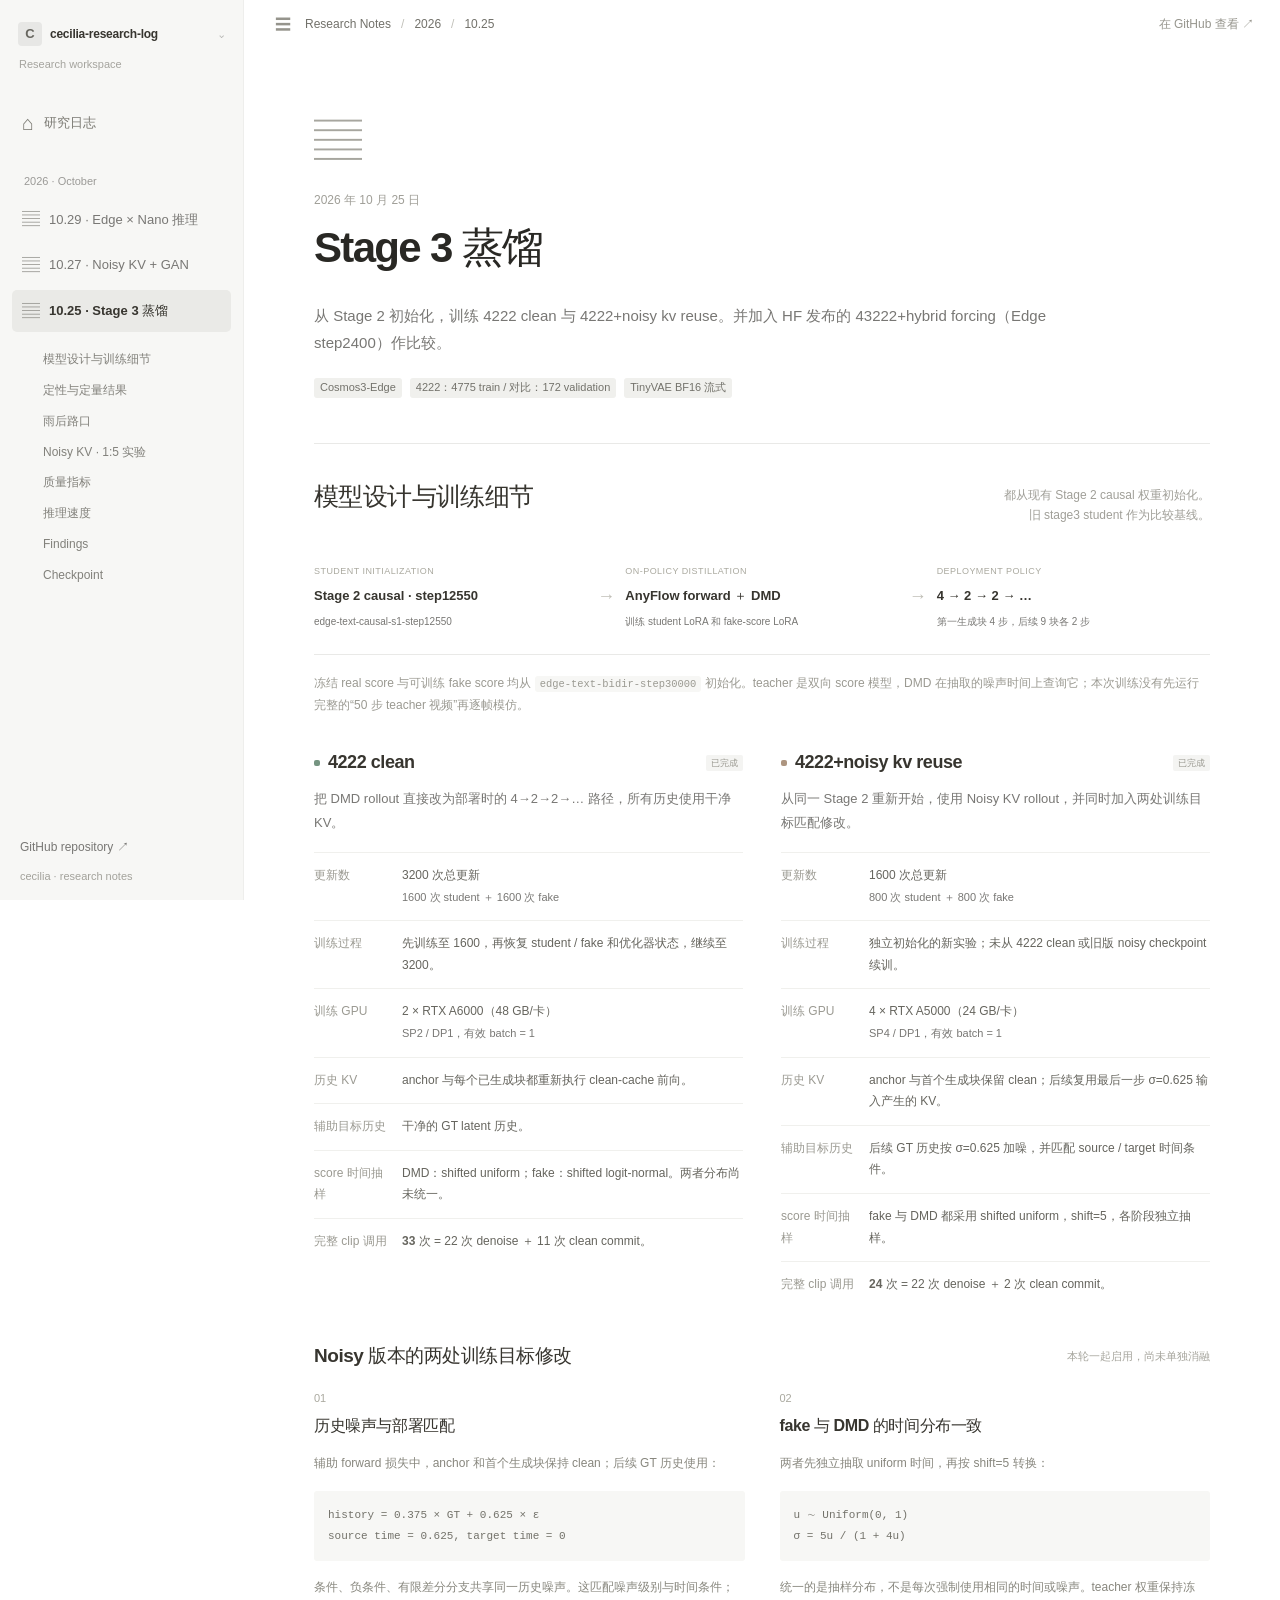
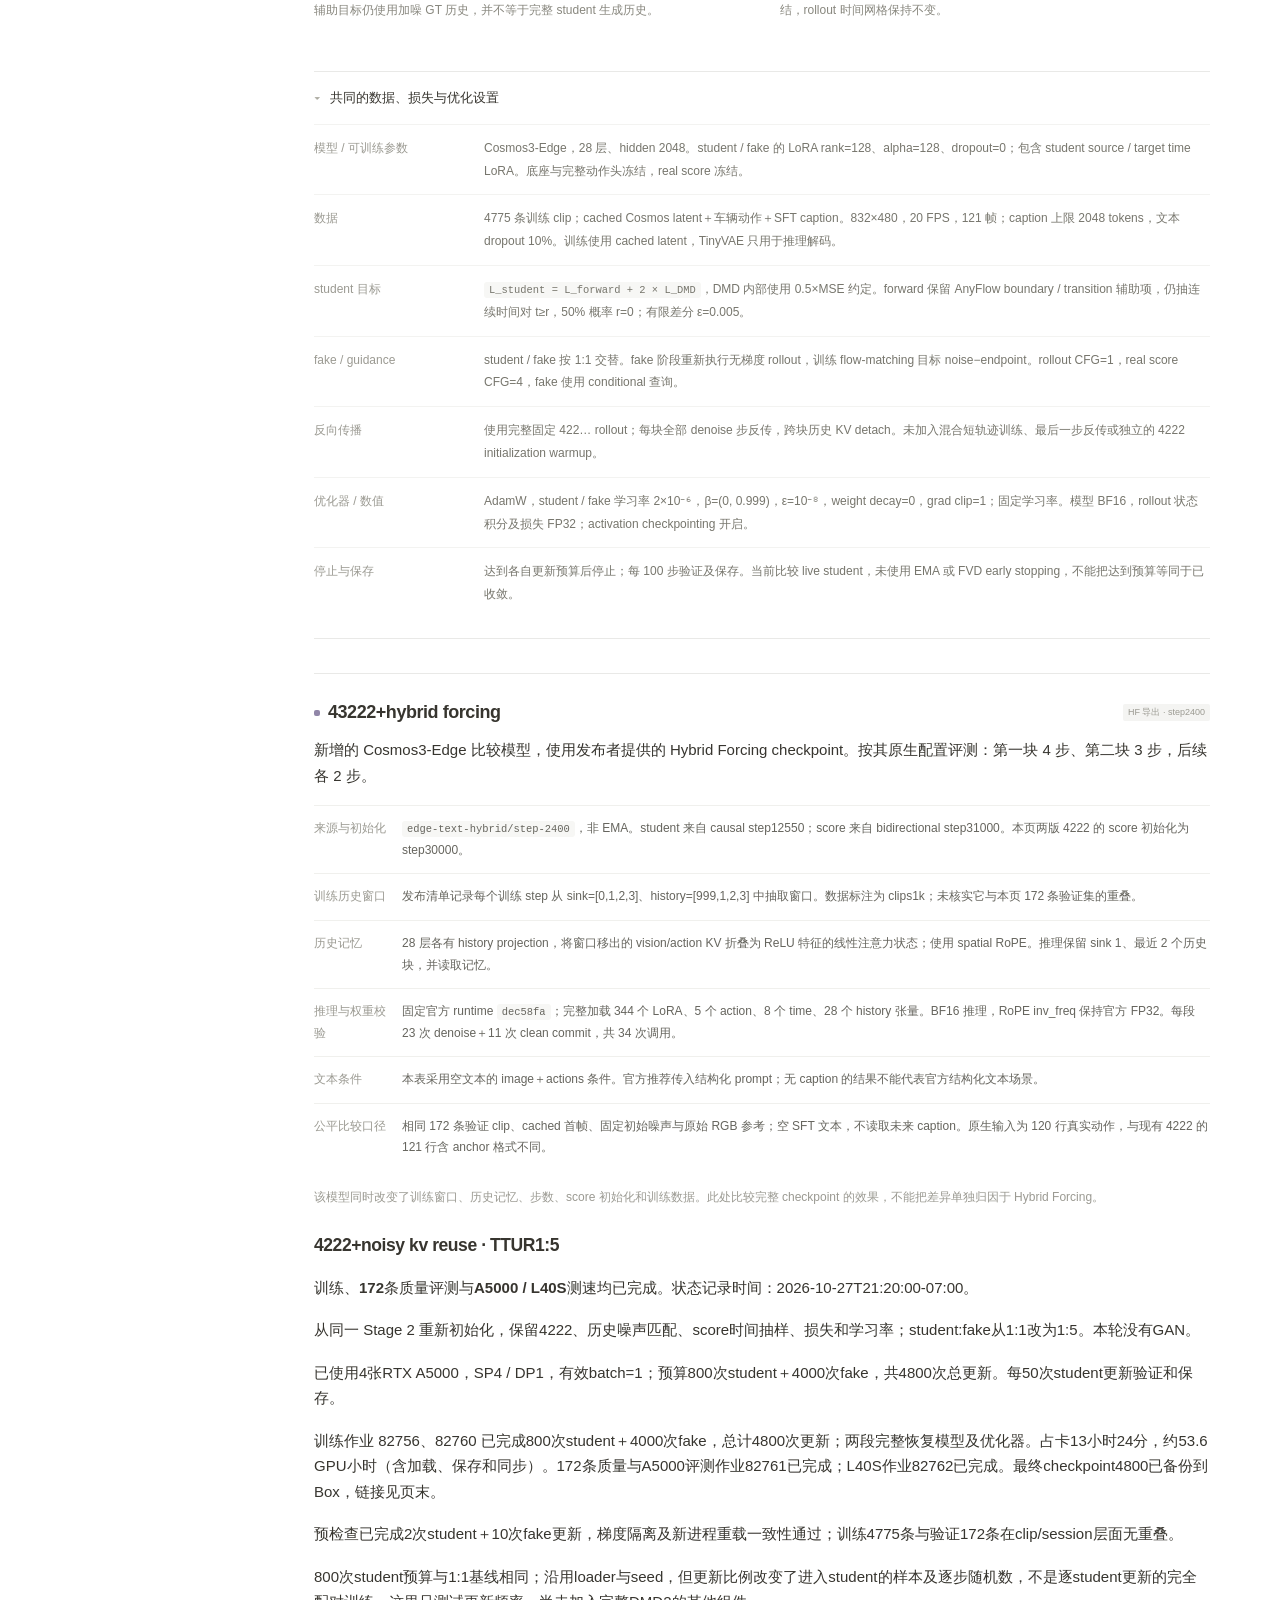
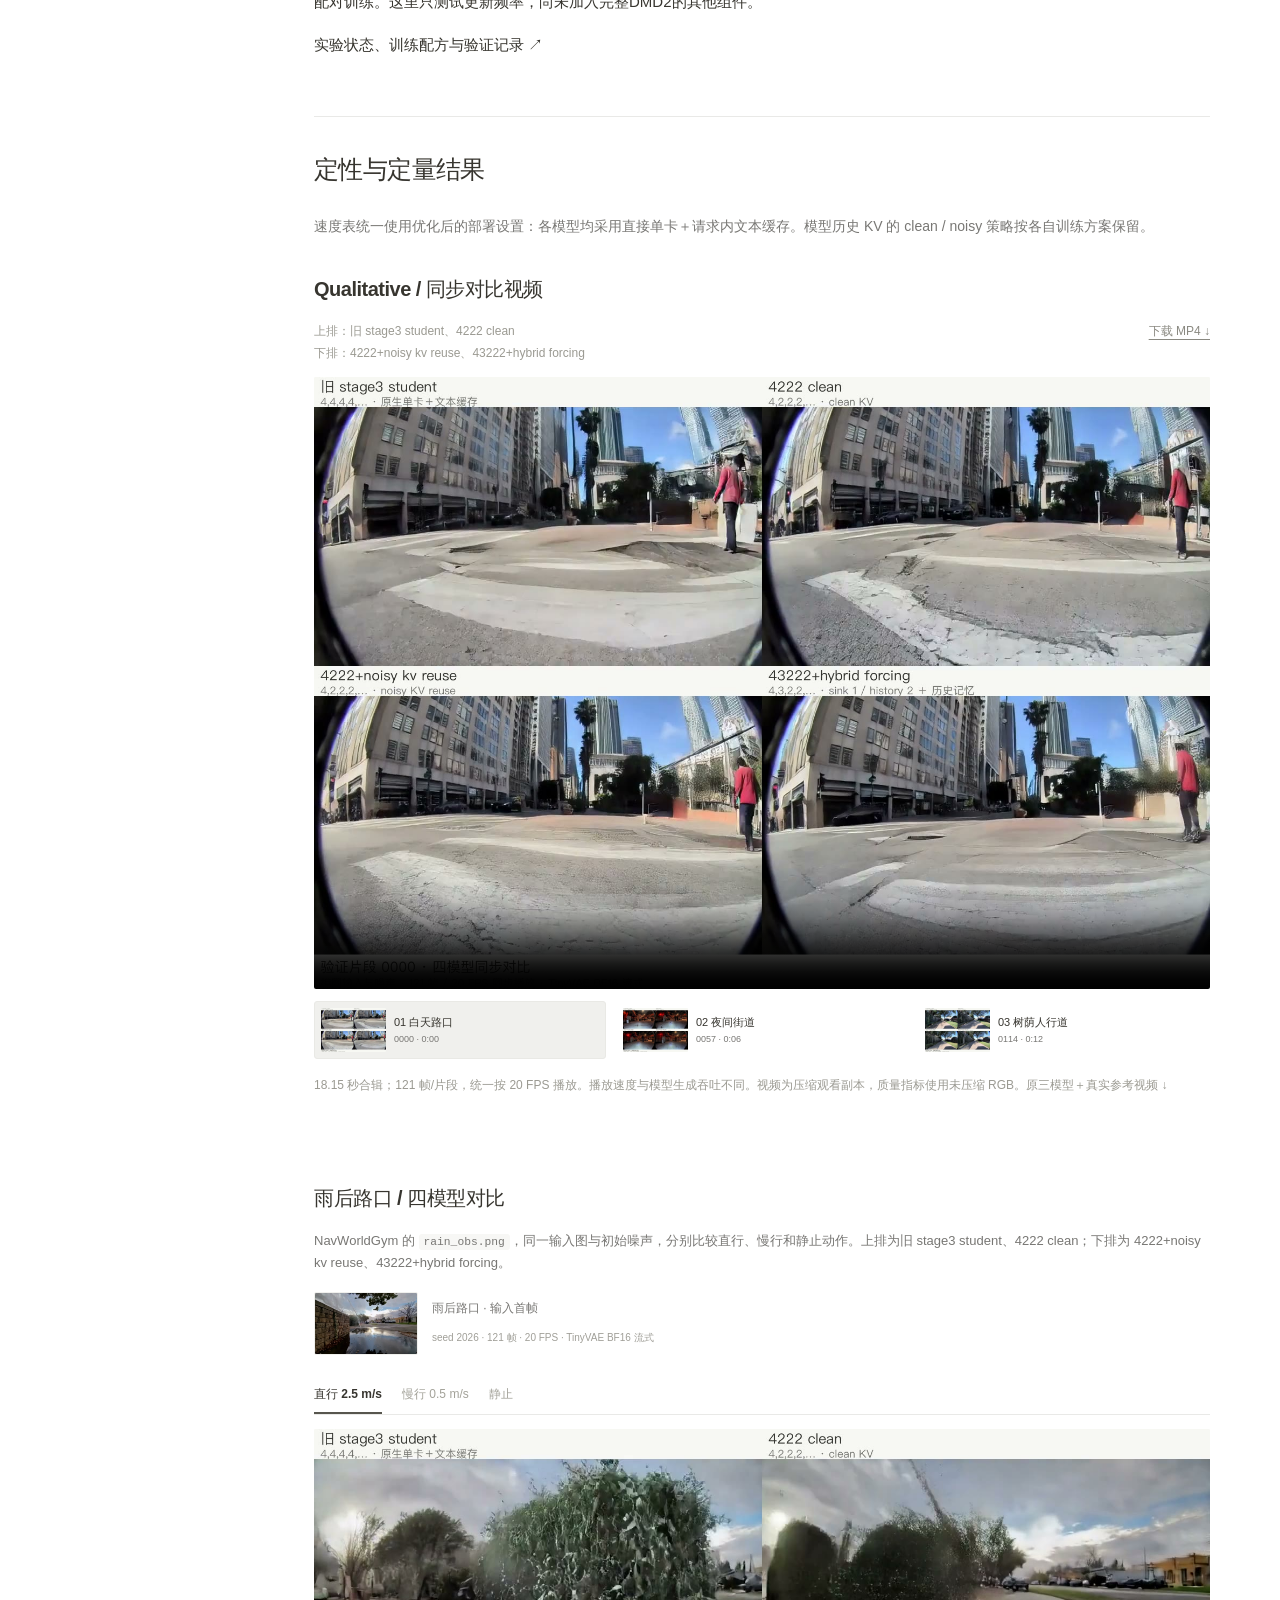
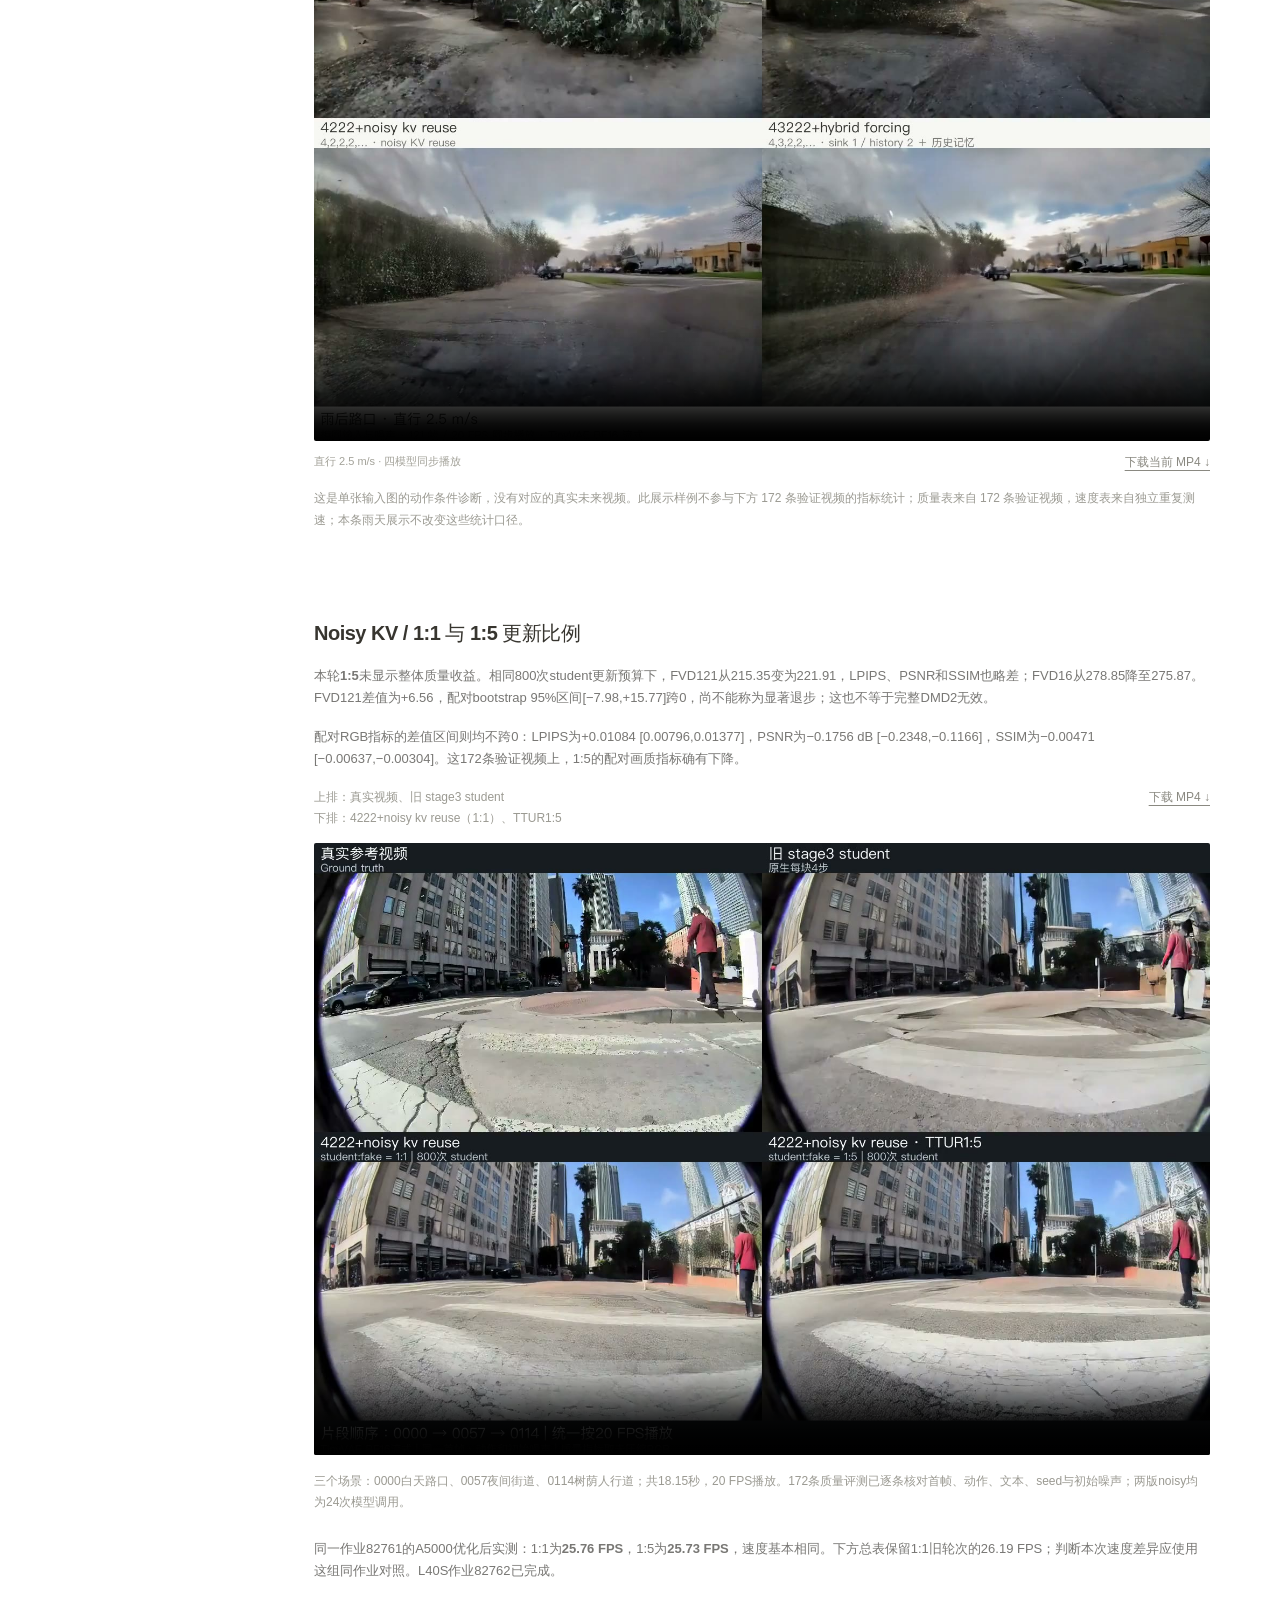
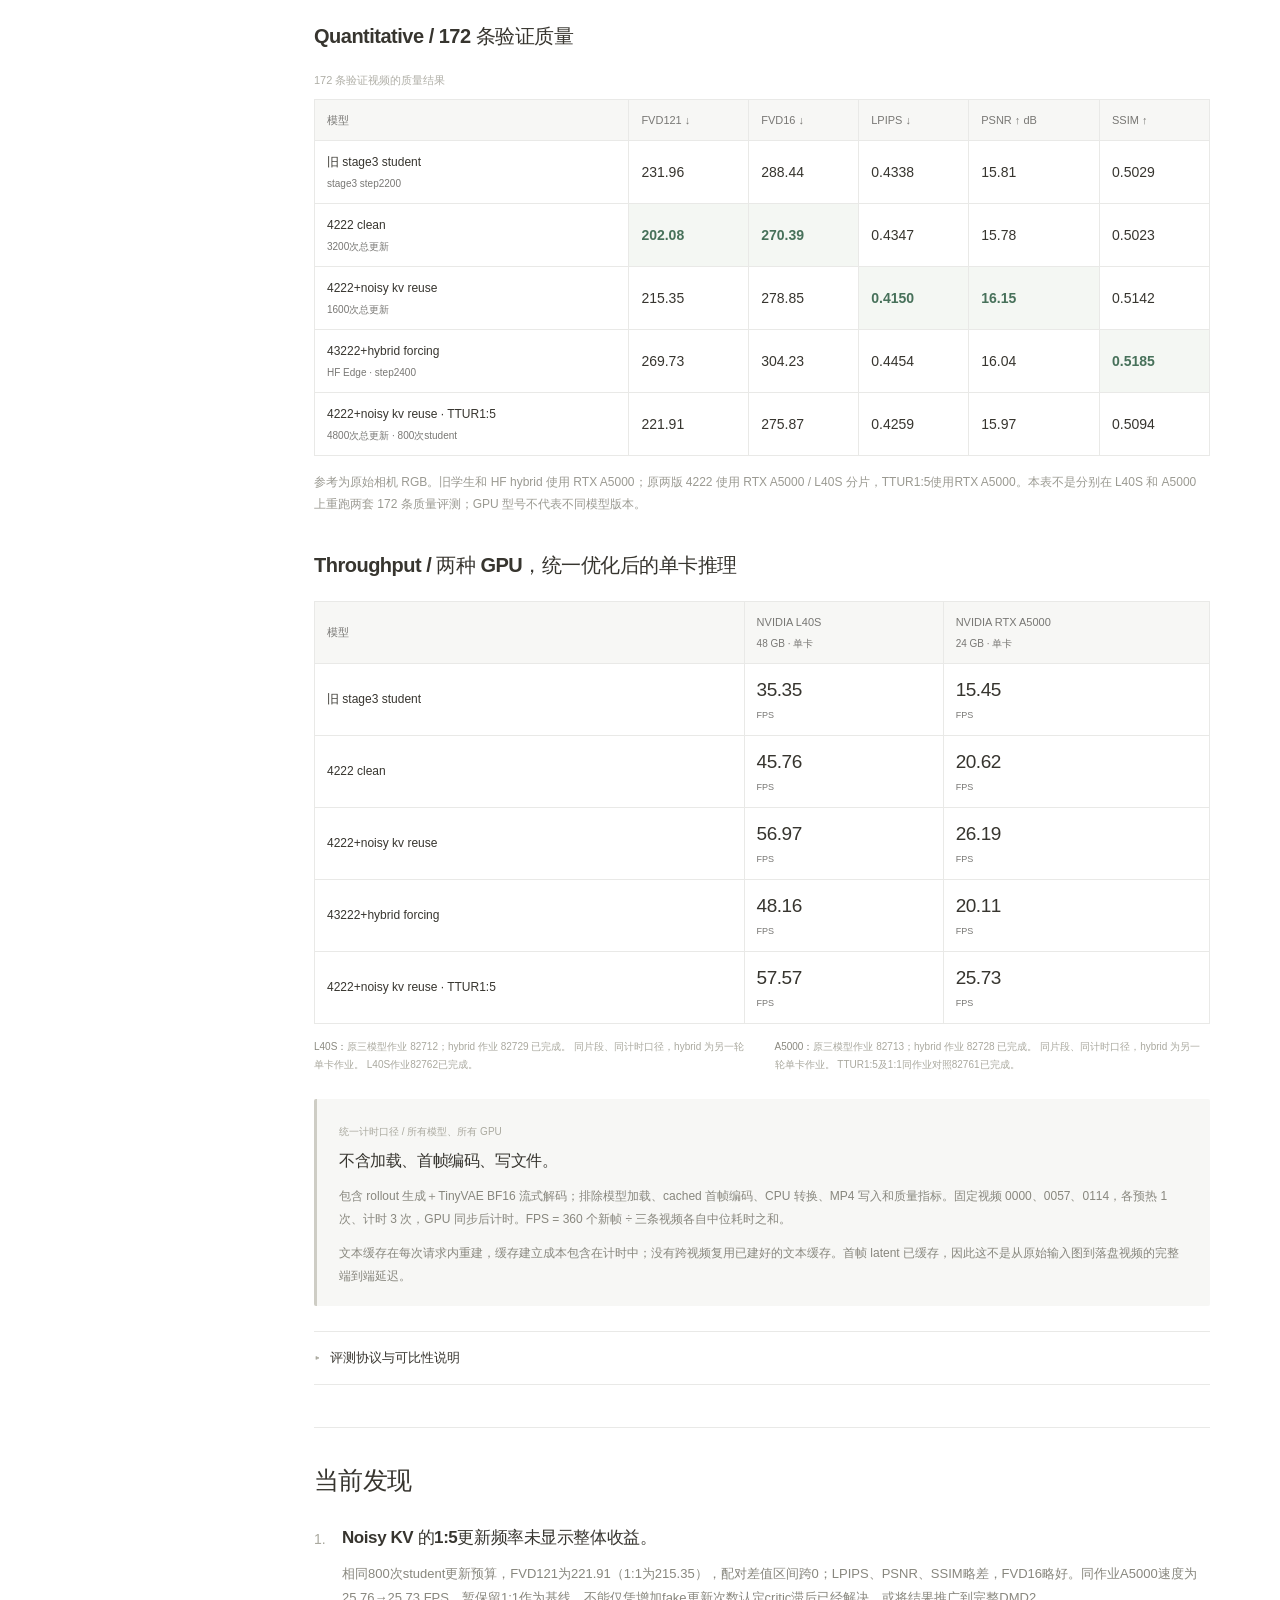
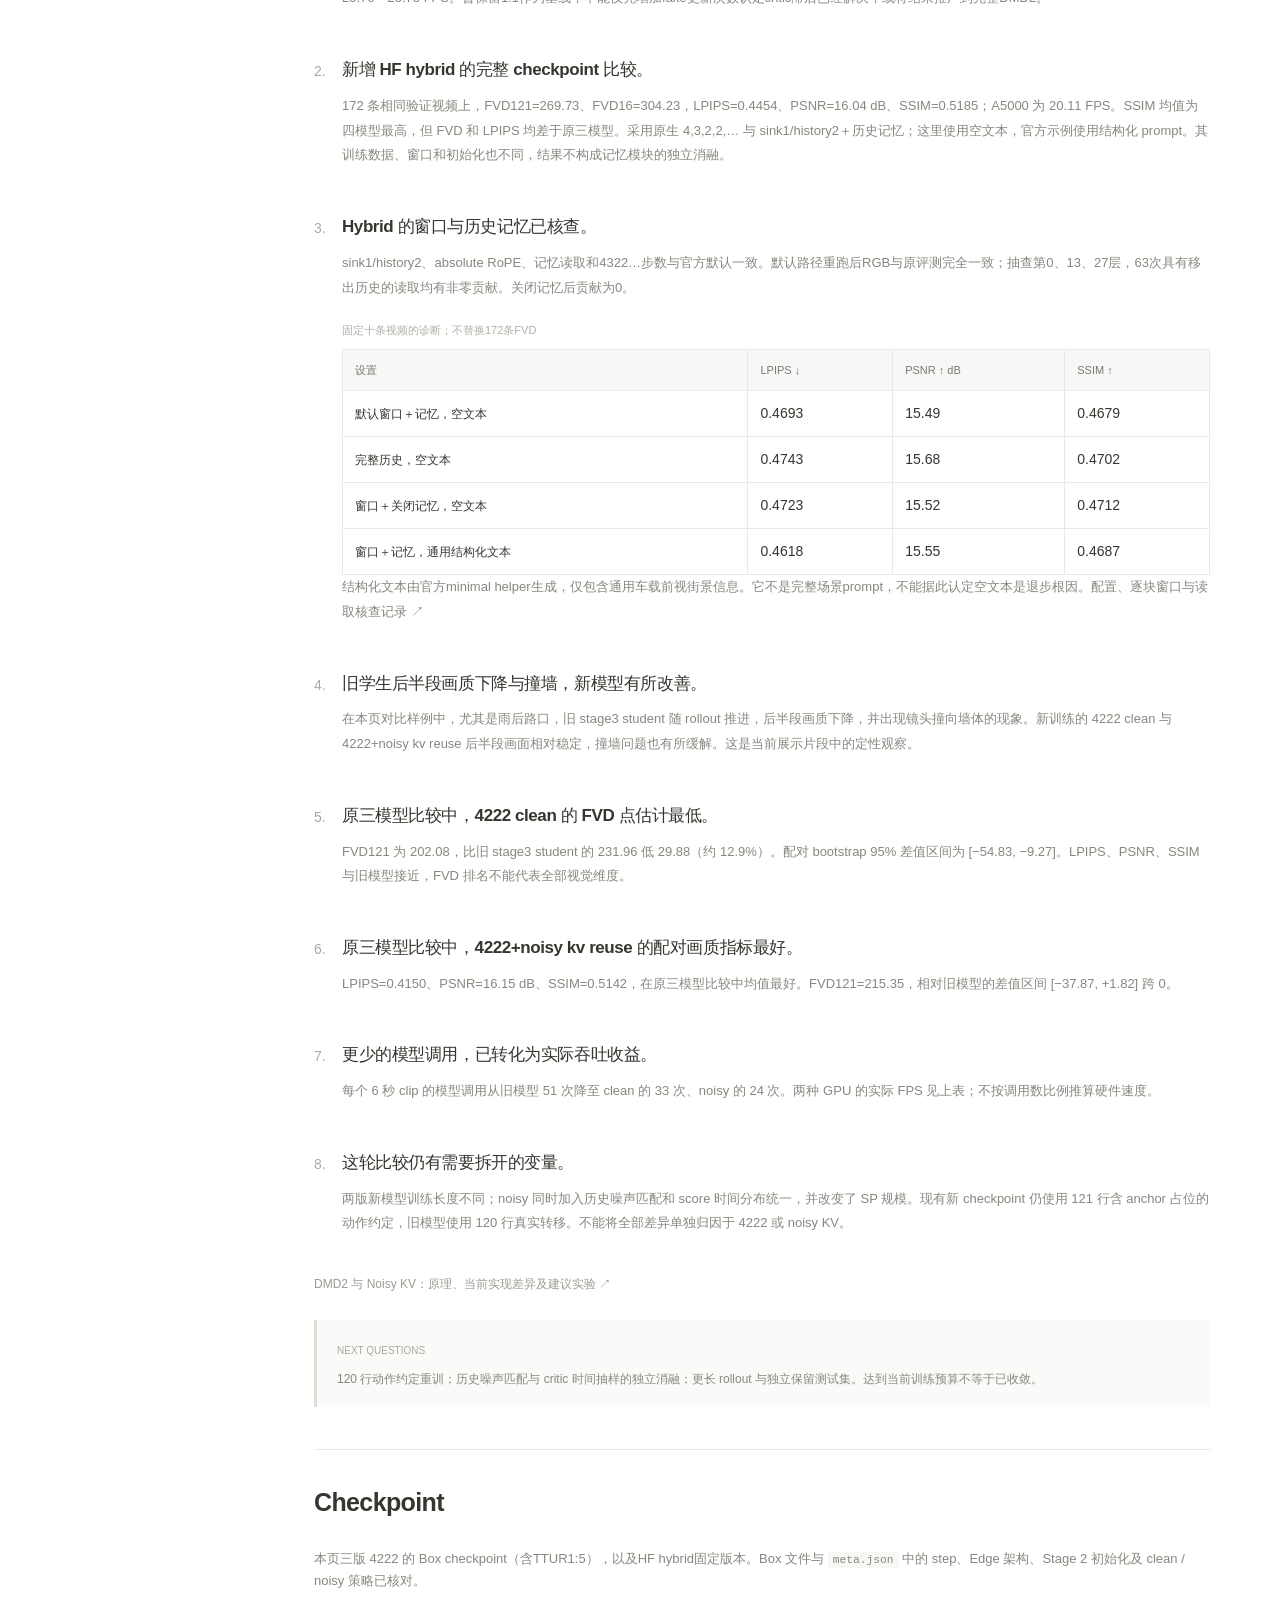
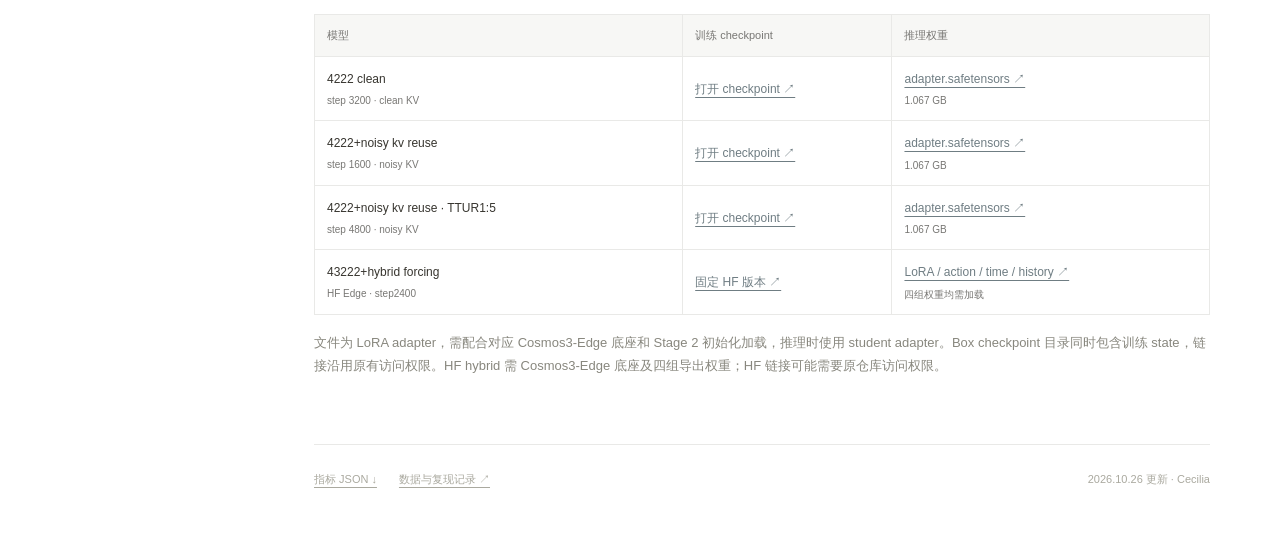
<file: docs/index.html>
<!doctype html>
<html lang="zh-CN"><head><meta charset="utf-8"><meta name="viewport" content="width=device-width,initial-scale=1">
<title>cecilia-research-log · 2026.10.25</title>
<meta name="description" content="Cecilia 的研究日志：模型设计与训练细节、定性与定量结果、Findings。Stage 3 蒸馏，L40S / A5000 优化后推理结果。">
<meta name="theme-color" content="#ffffff"><link rel="icon" href="assets/favicon.svg" type="image/svg+xml"><link rel="stylesheet" href="style.css?v=20261027"><script defer src="app.js?v=20261027"></script></head>
<body class="research-log"><a class="skip" href="#log-2026-10-25">跳到日志正文</a>
<aside class="date-sidebar" id="research-sidebar"><a href="index.html" class="workspace-name"><span class="workspace-icon">C</span><strong>cecilia-research-log</strong><span class="chevron" aria-hidden="true">⌄</span></a><div class="workspace-caption">Research workspace</div><a class="sidebar-home" href="index.html"><span aria-hidden="true">⌂</span>研究日志</a><div class="sidebar-label">2026 · October</div><nav aria-label="按日期浏览"><a class="date-link" href="2026-10-29.html"><span aria-hidden="true">▤</span><span>10.29 · Edge × Nano 推理</span></a><a class="date-link" href="2026-10-27.html"><span aria-hidden="true">▤</span><span>10.27 · Noisy KV + GAN</span></a><a class="date-link active" href="index.html" aria-current="page"><span aria-hidden="true">▤</span><span>10.25 · Stage 3 蒸馏</span></a></nav><nav class="entry-nav" aria-label="本页目录"><a href="#model-design">模型设计与训练细节</a><a href="#results">定性与定量结果</a><a href="#rain-results">雨后路口</a><a href="#ttur-results">Noisy KV · 1:5 实验</a><a href="#quality-results">质量指标</a><a href="#throughput-results">推理速度</a><a href="#findings">Findings</a><a href="#checkpoints">Checkpoint</a></nav><div class="sidebar-bottom"><a href="https://github.com/CeciliaTheBirb/research-log" target="_blank" rel="noopener">GitHub repository ↗</a><span>cecilia · research notes</span></div></aside><div class="page-workspace"><header class="log-masthead"><div class="breadcrumb"><button class="sidebar-toggle" aria-label="切换侧栏" aria-controls="research-sidebar" aria-expanded="true">☰</button><span>Research Notes</span><span class="breadcrumb-slash">/</span><span>2026</span><span class="breadcrumb-slash">/</span><span>10.25</span></div><a href="https://github.com/CeciliaTheBirb/research-log" target="_blank" rel="noopener">在 GitHub 查看 ↗</a></header><main class="log-content" id="log-2026-10-25"><header class="entry-header"><div class="page-icon" aria-hidden="true">▤</div><div class="entry-date">2026 年 10 月 25 日</div><h1>Stage 3 蒸馏</h1><p class="entry-deck">从 Stage 2 初始化，训练 4222 clean 与 4222+noisy kv reuse。并加入 HF 发布的 43222+hybrid forcing（Edge step2400）作比较。</p><div class="entry-tags"><span>Cosmos3-Edge</span><span>4222：4775 train / 对比：172 validation</span><span>TinyVAE BF16 流式</span></div></header>
<section id="model-design" class="log-section">
      <div class="section-head"><div><div class="eyebrow">01 / MODEL DESIGN + TRAINING</div><h2>模型设计与训练细节</h2></div><p>都从现有 Stage 2 causal 权重初始化。<br>旧 stage3 student 作为比较基线。</p></div>
      <div class="lineage"><div><span>STUDENT INITIALIZATION</span><strong>Stage 2 causal · step12550</strong><small>edge-text-causal-s1-step12550</small></div><div class="lineage-arrow" aria-hidden="true">→</div><div><span>ON-POLICY DISTILLATION</span><strong>AnyFlow forward ＋ DMD</strong><small>训练 student LoRA 和 fake-score LoRA</small></div><div class="lineage-arrow" aria-hidden="true">→</div><div><span>DEPLOYMENT POLICY</span><strong>4 → 2 → 2 → …</strong><small>第一生成块 4 步，后续 9 块各 2 步</small></div></div>
      <p class="caption-note">冻结 real score 与可训练 fake score 均从 <code>edge-text-bidir-step30000</code> 初始化。teacher 是双向 score 模型，DMD 在抽取的噪声时间上查询它；本次训练没有先运行完整的“50 步 teacher 视频”再逐帧模仿。</p>

      <div class="recipe-grid">
        <article class="recipe clean"><div class="recipe-top"><span class="swatch"></span><h3>4222 clean</h3><span class="done">已完成</span></div><p class="recipe-intro">把 DMD rollout 直接改为部署时的 4→2→2→… 路径，所有历史使用干净 KV。</p><dl><div><dt>更新数</dt><dd>3200 次总更新<br><small>1600 次 student ＋ 1600 次 fake</small></dd></div><div><dt>训练过程</dt><dd>先训练至 1600，再恢复 student / fake 和优化器状态，继续至 3200。</dd></div><div><dt>训练 GPU</dt><dd>2 × RTX A6000（48 GB/卡）<br><small>SP2 / DP1，有效 batch = 1</small></dd></div><div><dt>历史 KV</dt><dd>anchor 与每个已生成块都重新执行 clean-cache 前向。</dd></div><div><dt>辅助目标历史</dt><dd>干净的 GT latent 历史。</dd></div><div><dt>score 时间抽样</dt><dd>DMD：shifted uniform；fake：shifted logit-normal。两者分布尚未统一。</dd></div><div><dt>完整 clip 调用</dt><dd><b>33 次</b> = 22 次 denoise ＋ 11 次 clean commit。</dd></div></dl></article>
        <article class="recipe noisy"><div class="recipe-top"><span class="swatch"></span><h3>4222+noisy kv reuse</h3><span class="done">已完成</span></div><p class="recipe-intro">从同一 Stage 2 重新开始，使用 Noisy KV rollout，并同时加入两处训练目标匹配修改。</p><dl><div><dt>更新数</dt><dd>1600 次总更新<br><small>800 次 student ＋ 800 次 fake</small></dd></div><div><dt>训练过程</dt><dd>独立初始化的新实验；未从 4222 clean 或旧版 noisy checkpoint 续训。</dd></div><div><dt>训练 GPU</dt><dd>4 × RTX A5000（24 GB/卡）<br><small>SP4 / DP1，有效 batch = 1</small></dd></div><div><dt>历史 KV</dt><dd>anchor 与首个生成块保留 clean；后续复用最后一步 σ=0.625 输入产生的 KV。</dd></div><div><dt>辅助目标历史</dt><dd>后续 GT 历史按 σ=0.625 加噪，并匹配 source / target 时间条件。</dd></div><div><dt>score 时间抽样</dt><dd>fake 与 DMD 都采用 shifted uniform，shift=5，各阶段独立抽样。</dd></div><div><dt>完整 clip 调用</dt><dd><b>24 次</b> = 22 次 denoise ＋ 2 次 clean commit。</dd></div></dl></article>
      </div>

      <div class="subsection-head"><h3>Noisy 版本的两处训练目标修改</h3><span>本轮一起启用，尚未单独消融</span></div>
      <div class="objective-grid"><article><span class="number">01</span><h4>历史噪声与部署匹配</h4><p>辅助 forward 损失中，anchor 和首个生成块保持 clean；后续 GT 历史使用：</p><code class="formula">history = 0.375 × GT + 0.625 × ε<br>source time = 0.625, target time = 0</code><p>条件、负条件、有限差分分支共享同一历史噪声。这匹配噪声级别与时间条件；辅助目标仍使用加噪 GT 历史，并不等于完整 student 生成历史。</p></article><article><span class="number">02</span><h4>fake 与 DMD 的时间分布一致</h4><p>两者先独立抽取 uniform 时间，再按 shift=5 转换：</p><code class="formula">u ∼ Uniform(0, 1)<br>σ = 5u / (1 + 4u)</code><p>统一的是抽样分布，不是每次强制使用相同的时间或噪声。teacher 权重保持冻结，rollout 时间网格保持不变。</p></article></div>

      <details class="detail" open><summary>共同的数据、损失与优化设置 <span>+</span></summary><div class="detail-body common-settings"><dl><div><dt>模型 / 可训练参数</dt><dd>Cosmos3-Edge，28 层、hidden 2048。student / fake 的 LoRA rank=128、alpha=128、dropout=0；包含 student source / target time LoRA。底座与完整动作头冻结，real score 冻结。</dd></div><div><dt>数据</dt><dd>4775 条训练 clip；cached Cosmos latent＋车辆动作＋SFT caption。832×480，20 FPS，121 帧；caption 上限 2048 tokens，文本 dropout 10%。训练使用 cached latent，TinyVAE 只用于推理解码。</dd></div><div><dt>student 目标</dt><dd><code>L_student = L_forward + 2 × L_DMD</code>，DMD 内部使用 0.5×MSE 约定。forward 保留 AnyFlow boundary / transition 辅助项，仍抽连续时间对 t≥r，50% 概率 r=0；有限差分 ε=0.005。</dd></div><div><dt>fake / guidance</dt><dd>student / fake 按 1:1 交替。fake 阶段重新执行无梯度 rollout，训练 flow-matching 目标 noise−endpoint。rollout CFG=1，real score CFG=4，fake 使用 conditional 查询。</dd></div><div><dt>反向传播</dt><dd>使用完整固定 422… rollout；每块全部 denoise 步反传，跨块历史 KV detach。未加入混合短轨迹训练、最后一步反传或独立的 4222 initialization warmup。</dd></div><div><dt>优化器 / 数值</dt><dd>AdamW，student / fake 学习率 2×10⁻⁶，β=(0, 0.999)，ε=10⁻⁸，weight decay=0，grad clip=1；固定学习率。模型 BF16，rollout 状态积分及损失 FP32；activation checkpointing 开启。</dd></div><div><dt>停止与保存</dt><dd>达到各自更新预算后停止；每 100 步验证及保存。当前比较 live student，未使用 EMA 或 FVD early stopping，不能把达到预算等同于已收敛。</dd></div></dl></div></details>
<article class="recipe hybrid" id="hybrid-design"><div class="recipe-top"><span class="swatch"></span><h3>43222+hybrid forcing</h3><span class="done">HF 导出 · step2400</span></div><p>新增的 Cosmos3-Edge 比较模型，使用发布者提供的 Hybrid Forcing checkpoint。按其原生配置评测：第一块 4 步、第二块 3 步，后续各 2 步。</p><dl><div><dt>来源与初始化</dt><dd><code>edge-text-hybrid/step-2400</code>，非 EMA。student 来自 causal step12550；score 来自 bidirectional step31000。本页两版 4222 的 score 初始化为 step30000。</dd></div><div><dt>训练历史窗口</dt><dd>发布清单记录每个训练 step 从 sink=[0,1,2,3]、history=[999,1,2,3] 中抽取窗口。数据标注为 clips1k；未核实它与本页 172 条验证集的重叠。</dd></div><div><dt>历史记忆</dt><dd>28 层各有 history projection，将窗口移出的 vision/action KV 折叠为 ReLU 特征的线性注意力状态；使用 spatial RoPE。推理保留 sink 1、最近 2 个历史块，并读取记忆。</dd></div><div><dt>推理与权重校验</dt><dd>固定官方 runtime <code>dec58fa</code>；完整加载 344 个 LoRA、5 个 action、8 个 time、28 个 history 张量。BF16 推理，RoPE inv_freq 保持官方 FP32。每段 23 次 denoise＋11 次 clean commit，共 34 次调用。</dd></div><div><dt>文本条件</dt><dd>本表采用空文本的 image＋actions 条件。官方推荐传入结构化 prompt；无 caption 的结果不能代表官方结构化文本场景。</dd></div><div><dt>公平比较口径</dt><dd>相同 172 条验证 clip、cached 首帧、固定初始噪声与原始 RGB 参考；空 SFT 文本，不读取未来 caption。原生输入为 120 行真实动作，与现有 4222 的 121 行含 anchor 格式不同。</dd></div></dl><p class="caption-note">该模型同时改变了训练窗口、历史记忆、步数、score 初始化和训练数据。此处比较完整 checkpoint 的效果，不能把差异单独归因于 Hybrid Forcing。</p></article>
<div class="model-card" id="noisy-ttur15"><h3>4222+noisy kv reuse · TTUR1:5</h3><p><strong>训练、172条质量评测与A5000 / L40S测速均已完成</strong>。状态记录时间：2026-10-27T21:20:00-07:00。</p><p>从同一 Stage 2 重新初始化，保留4222、历史噪声匹配、score时间抽样、损失和学习率；student:fake从1:1改为1:5。本轮没有GAN。</p><p>已使用4张RTX A5000，SP4 / DP1，有效batch=1；预算800次student＋4000次fake，共4800次总更新。每50次student更新验证和保存。</p><p>训练作业 82756、82760 已完成800次student＋4000次fake，总计4800次更新；两段完整恢复模型及优化器。占卡13小时24分，约53.6 GPU小时（含加载、保存和同步）。172条质量与A5000评测作业82761已完成；L40S作业82762已完成。最终checkpoint4800已备份到Box，链接见页末。</p><p>预检查已完成2次student＋10次fake更新，梯度隔离及新进程重载一致性通过；训练4775条与验证172条在clip/session层面无重叠。</p><p>800次student预算与1:1基线相同；沿用loader与seed，但更新比例改变了进入student的样本及逐步随机数，不是逐student更新的完全配对训练。这里只测试更新频率，尚未加入完整DMD2的其他组件。</p><p><a href="https://github.com/CeciliaTheBirb/research-log/blob/main/data/2026-10-25/noisy-ttur15/README.md" target="_blank" rel="noopener">实验状态、训练配方与验证记录 ↗</a></p></div></section>
<section id="results" class="log-section"><div class="section-head"><div><div class="eyebrow">02 / QUALITATIVE + QUANTITATIVE RESULTS</div><h2>定性与定量结果</h2></div></div>
<p class="section-intro">速度表统一使用优化后的部署设置：各模型均采用直接单卡＋请求内文本缓存。模型历史 KV 的 clean / noisy 策略按各自训练方案保留。</p>
<h3 class="result-title">Qualitative / 同步对比视频</h3><div class="viewer-head"><p>上排：旧 stage3 student、4222 clean<br>下排：4222+noisy kv reuse、43222+hybrid forcing</p><a href="assets/model-comparison.mp4" download>下载 MP4 ↓</a></div>
<div class="video-shell"><video id="comparison-video" controls playsinline preload="metadata" poster="assets/quality-poster.jpg" aria-label="四个模型的优化后同步对比"><source src="assets/model-comparison.mp4" type="video/mp4">请下载 MP4 观看。</video></div>
<div class="scene-picker" aria-label="跳转到场景"><button class="scene active" data-time="0"><img src="assets/quality-poster.jpg" alt="白天路口"><span>01 白天路口<small>0000 · 0:00</small></span></button><button class="scene" data-time="6.05"><img src="assets/quality-poster-1.jpg" alt="夜间街道"><span>02 夜间街道<small>0057 · 0:06</small></span></button><button class="scene" data-time="12.1"><img src="assets/quality-poster-2.jpg" alt="树荫人行道"><span>03 树荫人行道<small>0114 · 0:12</small></span></button></div>
<p class="caption-note">18.15 秒合辑；121 帧/片段，统一按 20 FPS 播放。播放速度与模型生成吞吐不同。视频为压缩观看副本，质量指标使用未压缩 RGB。<a href="assets/model-comparison-with-reference.mp4" download>原三模型＋真实参考视频 ↓</a></p>
<div id="rain-results" class="rain-results"><h3 class="result-title">雨后路口 / 四模型对比</h3><p>NavWorldGym 的 <code>rain_obs.png</code>，同一输入图与初始噪声，分别比较直行、慢行和静止动作。上排为旧 stage3 student、4222 clean；下排为 4222+noisy kv reuse、43222+hybrid forcing。</p><div class="rain-input"><img src="assets/rain-input.png" alt="雨后路口输入首帧：左侧石墙、地面积水、前方路口"><div><strong>雨后路口 · 输入首帧</strong><span>seed 2026 · 121 帧 · 20 FPS · TinyVAE BF16 流式</span></div></div><div class="rain-controls" role="group" aria-label="选择雨后场景动作"><button class="active" data-rain="2p5mps" aria-pressed="true">直行 2.5 m/s</button><button data-rain="0p5mps" aria-pressed="false">慢行 0.5 m/s</button><button data-rain="stop" aria-pressed="false">静止</button></div><div class="video-shell"><video id="rain-video" controls playsinline preload="metadata" poster="assets/rain-poster-2p5mps.jpg" aria-label="雨后路口四模型同步对比"><source src="assets/rain-comparison-2p5mps.mp4" type="video/mp4"></video></div><div class="viewer-head rain-download"><span id="rain-action-label">直行 2.5 m/s · 四模型同步播放</span><a id="rain-download" href="assets/rain-comparison-2p5mps.mp4" download>下载当前 MP4 ↓</a></div><p class="caption-note">这是单张输入图的动作条件诊断，没有对应的真实未来视频。此展示样例不参与下方 172 条验证视频的指标统计；质量表来自 172 条验证视频，速度表来自独立重复测速；本条雨天展示不改变这些统计口径。</p></div>
<div id="ttur-results" class="rain-results"><h3 class="result-title">Noisy KV / 1:1 与 1:5 更新比例</h3><p><strong>本轮1:5未显示整体质量收益。</strong>相同800次student更新预算下，FVD121从215.35变为221.91，LPIPS、PSNR和SSIM也略差；FVD16从278.85降至275.87。FVD121差值为+6.56，配对bootstrap 95%区间[−7.98,+15.77]跨0，尚不能称为显著退步；这也不等于完整DMD2无效。</p><p>配对RGB指标的差值区间则均不跨0：LPIPS为+0.01084 [0.00796,0.01377]，PSNR为−0.1756 dB [−0.2348,−0.1166]，SSIM为−0.00471 [−0.00637,−0.00304]。这172条验证视频上，1:5的配对画质指标确有下降。</p><div class="viewer-head"><p>上排：真实视频、旧 stage3 student<br>下排：4222+noisy kv reuse（1:1）、TTUR1:5</p><a href="assets/noisy-ttur15-comparison.mp4" download>下载 MP4 ↓</a></div><div class="video-shell"><video id="ttur-video" controls playsinline preload="metadata" poster="assets/noisy-ttur15-comparison.jpg" aria-label="真实视频、旧学生及Noisy KV两种更新比例的同步对比"><source src="assets/noisy-ttur15-comparison.mp4" type="video/mp4">请下载MP4观看。</video></div><p class="caption-note">三个场景：0000白天路口、0057夜间街道、0114树荫人行道；共18.15秒，20 FPS播放。172条质量评测已逐条核对首帧、动作、文本、seed与初始噪声；两版noisy均为24次模型调用。</p><p>同一作业82761的A5000优化后实测：1:1为<strong>25.76 FPS</strong>，1:5为<strong>25.73 FPS</strong>，速度基本相同。下方总表保留1:1旧轮次的26.19 FPS；判断本次速度差异应使用这组同作业对照。L40S作业82762已完成。</p></div><h3 class="result-title" id="quality-results">Quantitative / 172 条验证质量</h3><div class="table-wrap"><table class="results-table"><caption>172 条验证视频的质量结果</caption><thead><tr><th scope="col">模型</th><th scope="col">FVD121 ↓</th><th scope="col">FVD16 ↓</th><th scope="col">LPIPS ↓</th><th scope="col">PSNR ↑ dB</th><th scope="col">SSIM ↑</th></tr></thead><tbody id="results-body"><tr class="old"><th scope="row">旧 stage3 student<small>stage3 step2200</small></th><td>231.96</td><td>288.44</td><td>0.4338</td><td>15.81</td><td>0.5029</td></tr><tr class="clean"><th scope="row">4222 clean<small>3200次总更新</small></th><td class="best">202.08</td><td class="best">270.39</td><td>0.4347</td><td>15.78</td><td>0.5023</td></tr><tr class="noisy"><th scope="row">4222+noisy kv reuse<small>1600次总更新</small></th><td>215.35</td><td>278.85</td><td class="best">0.4150</td><td class="best">16.15</td><td>0.5142</td></tr><tr class="hybrid"><th scope="row">43222+hybrid forcing<small>HF Edge · step2400</small></th><td>269.73</td><td>304.23</td><td>0.4454</td><td>16.04</td><td class="best">0.5185</td></tr><tr class="noisy-ttur15"><th scope="row">4222+noisy kv reuse · TTUR1:5<small>4800次总更新 · 800次student</small></th><td>221.91</td><td>275.87</td><td>0.4259</td><td>15.97</td><td>0.5094</td></tr></tbody></table></div>

<p class="caption-note">参考为原始相机 RGB。旧学生和 HF hybrid 使用 RTX A5000；原两版 4222 使用 RTX A5000 / L40S 分片，TTUR1:5使用RTX A5000。本表不是分别在 L40S 和 A5000 上重跑两套 172 条质量评测；GPU 型号不代表不同模型版本。</p>
<h3 class="result-title" id="throughput-results">Throughput / 两种 GPU，统一优化后的单卡推理</h3><div class="table-wrap"><table class="hardware-table"><thead><tr><th scope="col">模型</th><th scope="col">NVIDIA L40S<br><small>48 GB · 单卡</small></th><th scope="col">NVIDIA RTX A5000<br><small>24 GB · 单卡</small></th></tr></thead><tbody><tr><th scope="row">旧 stage3 student</th><td>35.35<small>FPS</small></td><td>15.45<small>FPS</small></td></tr><tr><th scope="row">4222 clean</th><td>45.76<small>FPS</small></td><td>20.62<small>FPS</small></td></tr><tr><th scope="row">4222+noisy kv reuse</th><td>56.97<small>FPS</small></td><td>26.19<small>FPS</small></td></tr><tr><th scope="row">43222+hybrid forcing</th><td>48.16<small>FPS</small></td><td>20.11<small>FPS</small></td></tr><tr><th scope="row">4222+noisy kv reuse · TTUR1:5</th><td>57.57<small>FPS</small></td><td>25.73<small>FPS</small></td></tr></tbody></table></div>
<div class="hardware-notes"><p><b>L40S：</b><span id="l40s-status">原三模型作业 82712；hybrid 作业 82729 已完成。 同片段、同计时口径，hybrid 为另一轮单卡作业。 L40S作业82762已完成。</span></p><p><b>A5000：</b><span id="a5000-status">原三模型作业 82713；hybrid 作业 82728 已完成。 同片段、同计时口径，hybrid 为另一轮单卡作业。 TTUR1:5及1:1同作业对照82761已完成。</span></p></div>
<div class="timing-box"><span class="small-label">统一计时口径 / 所有模型、所有 GPU</span><h4>不含加载、首帧编码、写文件。</h4><p>包含 rollout 生成＋TinyVAE BF16 流式解码；排除模型加载、cached 首帧编码、CPU 转换、MP4 写入和质量指标。固定视频 0000、0057、0114，各预热 1 次、计时 3 次，GPU 同步后计时。FPS = 360 个新帧 ÷ 三条视频各自中位耗时之和。</p><p>文本缓存在每次请求内重建，缓存建立成本包含在计时中；没有跨视频复用已建好的文本缓存。首帧 latent 已缓存，因此这不是从原始输入图到落盘视频的完整端到端延迟。</p></div>
<details class="detail"><summary>评测协议与可比性说明 <span>+</span></summary><div class="detail-body">
      
      <div class="protocol-grid"><article><h3><span>01</span> 质量口径</h3><p>172 条与两版 4222 训练集 session 分离的 validation。4775 条 train 与其 CID、session UUID、目录交集均为 0。这些验证视频已用于实验选择，属于 validation。HF hybrid 的训练集标注为 clips1k，与这 172 条的重叠尚未核实。</p><p>FVD 使用 I3D Kinetics400 特征，报告完整 121 帧与均匀 16 帧两种协议；完整 FVD 包含首帧。LPIPS-Alex、PSNR、SSIM 比较未压缩生成 RGB 与原始相机 RGB，排除首帧。</p></article><article><h3><span>02</span> GPU 与可比性</h3><p>旧学生和 HF hybrid 的质量评测使用 RTX A5000；两版 4222 使用 RTX A5000 / L40S 分片。底层 FP32 初始噪声固定并核对校验值；I3D 参考特征采用固定基准并核验跨 GPU 数值漂移。</p><p>FPS 按 L40S / RTX A5000 型号分别预热重复测量；hybrid 是新增的一轮单卡作业。未完成的硬件项标为排队，不使用质量分片耗时或其他型号估算。</p></article><article><h3><span>03</span> FPS 口径</h3><p>FPS = 360 个新帧 ÷ 三条视频各自中位总耗时之和。每片段、每模型、每模式预热 1 次后计时 3 次，并同步 GPU。</p><p>包含 rollout 与 TinyVAE BF16 流式解码。排除模型加载、cached 首帧编码、CPU 转换、写 MP4 和指标计算。每次生成都重建文本缓存。</p></article><article><h3><span>04</span> 条件与解释边界</h3><p>旧模型使用原生 NavWorldGym、发布的固定 action prompt；两版 4222 与 HF hybrid 使用空 SFT 文本，不读取整段视频的未来 caption。各模型保留自己的原生数值路径。</p><p>旧学生和 hybrid 接收 120 行真实动作；两版 4222 checkpoint 沿用训练时 121 行含 anchor 占位的格式。训练长度、数据、窗口、score 初始化、并行规模和目标修改也不同，因此不能将排名仅归因于步数、KV 策略或历史记忆。</p></article></div>
      <details class="detail"><summary>查看其余验证范围与后续工作 <span>+</span></summary><div class="detail-body"><p>新模型三条加速验证视频的 latent / RGB 一致性检查通过；没有在本次部署加速后重新计算全 172 条 FVD。表中质量来自已完成的全量评测，吞吐来自新的单卡测试。</p><p>数据审计不证明历史 Stage 2、teacher 或旧学生的预训练未见过这些场景，也未完成视觉近重复或地理重叠检索。Noisy 两处目标修改和训练并行规模同时变化，尚需单项消融。FVD、配对画质指标及速度共同描述当前进展，不构成全部世界模型能力的结论。</p><p>后续可继续评估 120 行动作约定重训、两处 noisy 目标的独立消融，以及更长 rollout 和独立保留测试集。</p></div></details>
</div></details>
</section>
<section id="findings" class="log-section findings-section"><div class="section-head"><div><div class="eyebrow">03 / FINDINGS</div><h2>当前发现</h2></div></div>
<ol class="finding-list"><li><h3>Noisy KV 的1:5更新频率未显示整体收益。</h3><p>相同800次student更新预算，FVD121为221.91（1:1为215.35），配对差值区间跨0；LPIPS、PSNR、SSIM略差，FVD16略好。同作业A5000速度为25.76→25.73 FPS。暂保留1:1作为基线，不能仅凭增加fake更新次数认定critic滞后已经解决，或将结果推广到完整DMD2。</p></li><li><h3>新增 HF hybrid 的完整 checkpoint 比较。</h3><p>172 条相同验证视频上，FVD121=269.73、FVD16=304.23，LPIPS=0.4454、PSNR=16.04 dB、SSIM=0.5185；A5000 为 20.11 FPS。SSIM 均值为四模型最高，但 FVD 和 LPIPS 均差于原三模型。采用原生 4,3,2,2,… 与 sink1/history2＋历史记忆；这里使用空文本，官方示例使用结构化 prompt。其训练数据、窗口和初始化也不同，结果不构成记忆模块的独立消融。</p></li><li id="hybrid-config-audit"><h3>Hybrid 的窗口与历史记忆已核查。</h3><p>sink1/history2、absolute RoPE、记忆读取和4322…步数与官方默认一致。默认路径重跑后RGB与原评测完全一致；抽查第0、13、27层，63次具有移出历史的读取均有非零贡献。关闭记忆后贡献为0。</p><div class="table-wrap"><table class="results-table"><caption>固定十条视频的诊断；不替换172条FVD</caption><thead><tr><th>设置</th><th>LPIPS ↓</th><th>PSNR ↑ dB</th><th>SSIM ↑</th></tr></thead><tbody><tr><th scope="row">默认窗口＋记忆，空文本</th><td>0.4693</td><td>15.49</td><td>0.4679</td></tr><tr><th scope="row">完整历史，空文本</th><td>0.4743</td><td>15.68</td><td>0.4702</td></tr><tr><th scope="row">窗口＋关闭记忆，空文本</th><td>0.4723</td><td>15.52</td><td>0.4712</td></tr><tr><th scope="row">窗口＋记忆，通用结构化文本</th><td>0.4618</td><td>15.55</td><td>0.4687</td></tr></tbody></table></div><p>结构化文本由官方minimal helper生成，仅包含通用车载前视街景信息。它不是完整场景prompt，不能据此认定空文本是退步根因。<a href="https://github.com/CeciliaTheBirb/research-log/blob/main/data/2026-10-25/hf-hybrid/config-audit-zh.md" target="_blank" rel="noopener">配置、逐块窗口与读取核查记录 ↗</a></p></li><li><h3>旧学生后半段画质下降与撞墙，新模型有所改善。</h3><p>在本页对比样例中，尤其是雨后路口，旧 stage3 student 随 rollout 推进，后半段画质下降，并出现镜头撞向墙体的现象。新训练的 4222 clean 与 4222+noisy kv reuse 后半段画面相对稳定，撞墙问题也有所缓解。这是当前展示片段中的定性观察。</p></li>
<li><h3>原三模型比较中，4222 clean 的 FVD 点估计最低。</h3><p>FVD121 为 202.08，比旧 stage3 student 的 231.96 低 29.88（约 12.9%）。配对 bootstrap 95% 差值区间为 [−54.83, −9.27]。LPIPS、PSNR、SSIM 与旧模型接近，FVD 排名不能代表全部视觉维度。</p></li>
<li><h3>原三模型比较中，4222+noisy kv reuse 的配对画质指标最好。</h3><p>LPIPS=0.4150、PSNR=16.15 dB、SSIM=0.5142，在原三模型比较中均值最好。FVD121=215.35，相对旧模型的差值区间 [−37.87, +1.82] 跨 0。</p></li>
<li><h3>更少的模型调用，已转化为实际吞吐收益。</h3><p>每个 6 秒 clip 的模型调用从旧模型 51 次降至 clean 的 33 次、noisy 的 24 次。两种 GPU 的实际 FPS 见上表；不按调用数比例推算硬件速度。</p></li>
<li><h3>这轮比较仍有需要拆开的变量。</h3><p>两版新模型训练长度不同；noisy 同时加入历史噪声匹配和 score 时间分布统一，并改变了 SP 规模。现有新 checkpoint 仍使用 121 行含 anchor 占位的动作约定，旧模型使用 120 行真实转移。不能将全部差异单独归因于 4222 或 noisy KV。</p></li></ol>
<p class="caption-note"><a href="https://github.com/CeciliaTheBirb/research-log/blob/main/data/2026-10-25/dmd2-noisy-kv-review.md" target="_blank" rel="noopener">DMD2 与 Noisy KV：原理、当前实现差异及建议实验 ↗</a></p><div class="next-note"><span class="small-label">NEXT QUESTIONS</span><p>120 行动作约定重训；历史噪声匹配与 critic 时间抽样的独立消融；更长 rollout 与独立保留测试集。达到当前训练预算不等于已收敛。</p></div>
</section>
<section id="checkpoints" class="log-section"><div class="section-head"><h2>Checkpoint</h2></div><p>本页三版 4222 的 Box checkpoint（含TTUR1:5），以及HF hybrid固定版本。Box 文件与 <code>meta.json</code> 中的 step、Edge 架构、Stage 2 初始化及 clean / noisy 策略已核对。</p><div class="table-wrap"><table class="checkpoint-table"><thead><tr><th scope="col">模型</th><th scope="col">训练 checkpoint</th><th scope="col">推理权重</th></tr></thead><tbody><tr><th scope="row">4222 clean<small>step 3200 · clean KV</small></th><td><a href="https://app.box.com/folder/430687662598" target="_blank" rel="noopener">打开 checkpoint ↗</a></td><td><a href="https://app.box.com/file/2547172230477" target="_blank" rel="noopener">adapter.safetensors ↗</a><small>1.067 GB</small></td></tr><tr><th scope="row">4222+noisy kv reuse<small>step 1600 · noisy KV</small></th><td><a href="https://app.box.com/folder/430762142212" target="_blank" rel="noopener">打开 checkpoint ↗</a></td><td><a href="https://app.box.com/file/2547749248581" target="_blank" rel="noopener">adapter.safetensors ↗</a><small>1.067 GB</small></td></tr><tr><th scope="row">4222+noisy kv reuse · TTUR1:5<small>step 4800 · noisy KV</small></th><td><a href="https://app.box.com/folder/431189754989" target="_blank" rel="noopener">打开 checkpoint ↗</a></td><td><a href="https://app.box.com/file/2550530063317" target="_blank" rel="noopener">adapter.safetensors ↗</a><small>1.067 GB</small></td></tr><tr><th scope="row">43222+hybrid forcing<small>HF Edge · step2400</small></th><td><a href="https://huggingface.co/SichengMo-UCLA/NavWorldGym/tree/97c822da1be03ee19092c937aefd24b61190c960/edge-text-hybrid/step-2400" target="_blank" rel="noopener">固定 HF 版本 ↗</a></td><td><a href="https://huggingface.co/SichengMo-UCLA/NavWorldGym/tree/97c822da1be03ee19092c937aefd24b61190c960/edge-text-hybrid/step-2400" target="_blank" rel="noopener">LoRA / action / time / history ↗</a><small>四组权重均需加载</small></td></tr></tbody></table></div><p class="caption-note">文件为 LoRA adapter，需配合对应 Cosmos3-Edge 底座和 Stage 2 初始化加载，推理时使用 student adapter。Box checkpoint 目录同时包含训练 state，链接沿用原有访问权限。HF hybrid 需 Cosmos3-Edge 底座及四组导出权重；HF 链接可能需要原仓库访问权限。</p></section><footer class="entry-footer"><a href="results.json" download>指标 JSON ↓</a><a href="https://github.com/CeciliaTheBirb/research-log/tree/main/data/2026-10-25" target="_blank" rel="noopener">数据与复现记录 ↗</a><span>2026.10.26 更新 · Cecilia</span></footer></main></div></body></html>
</file>
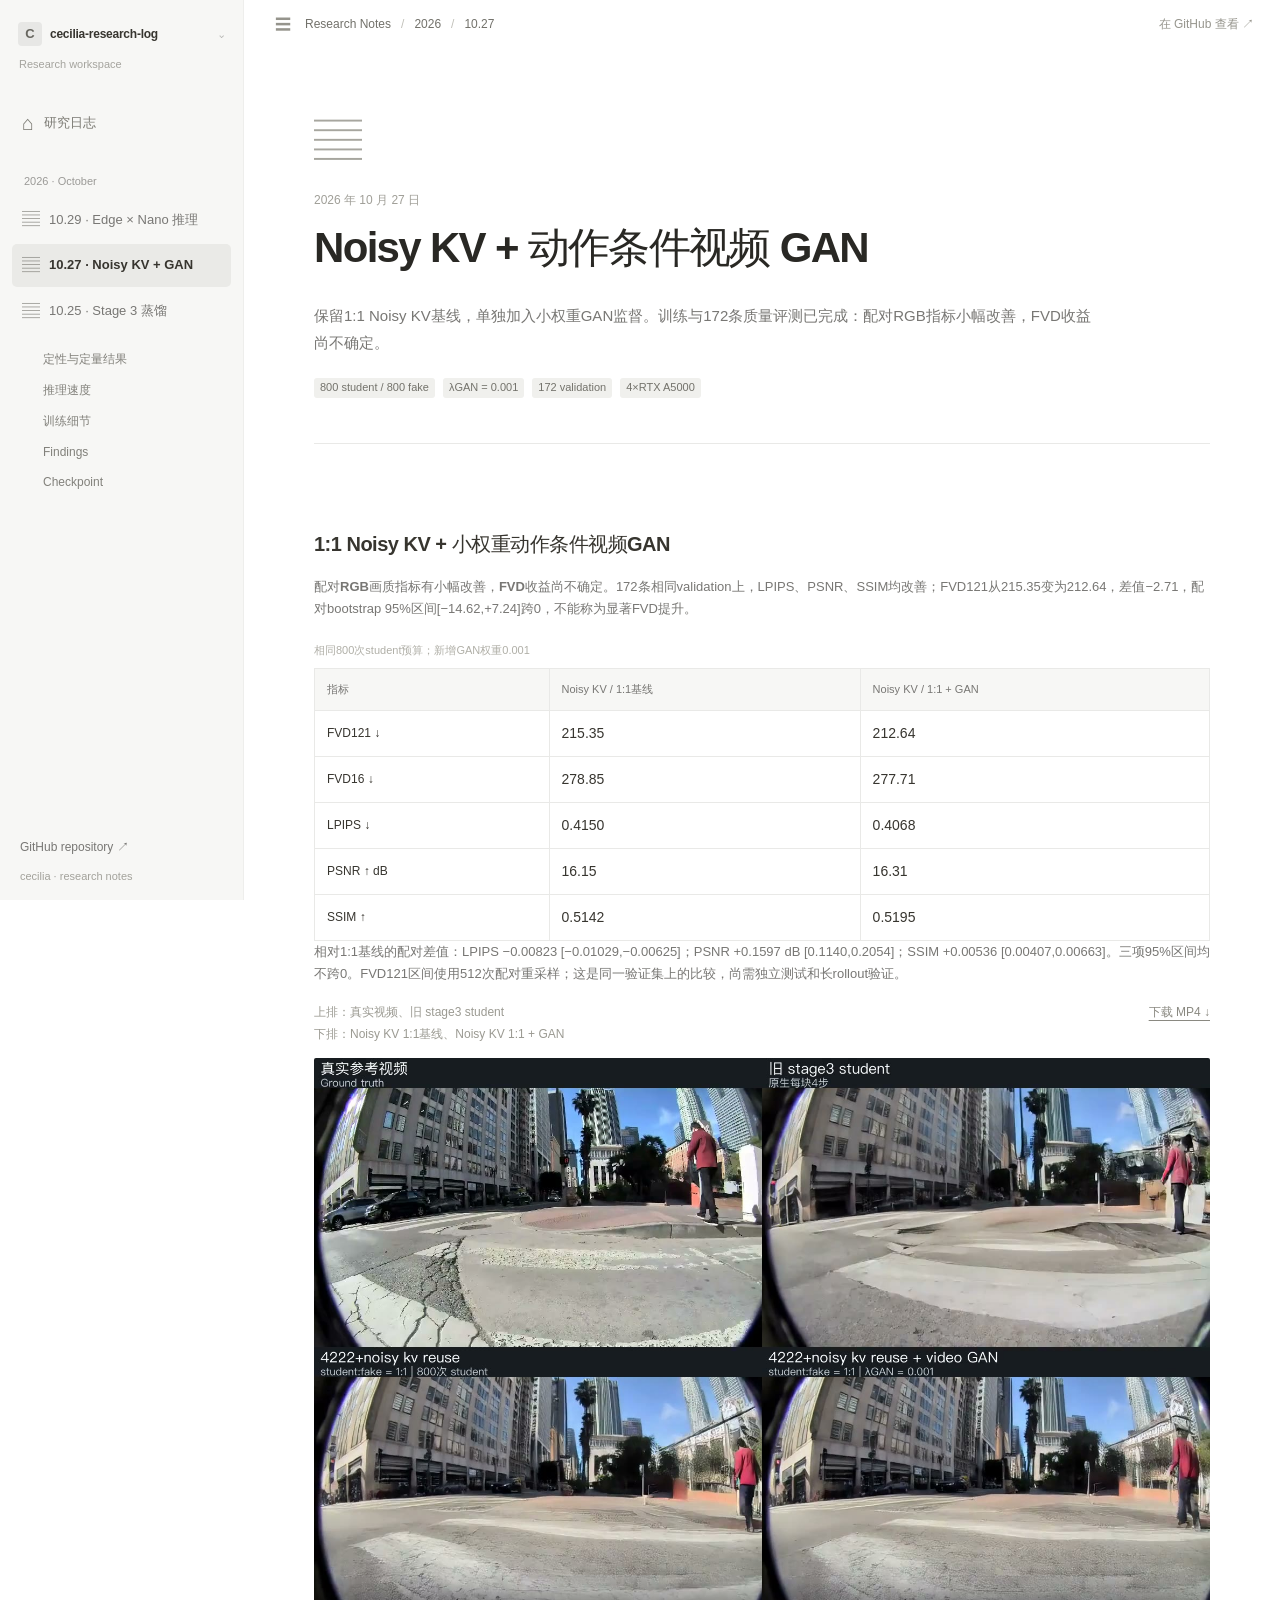
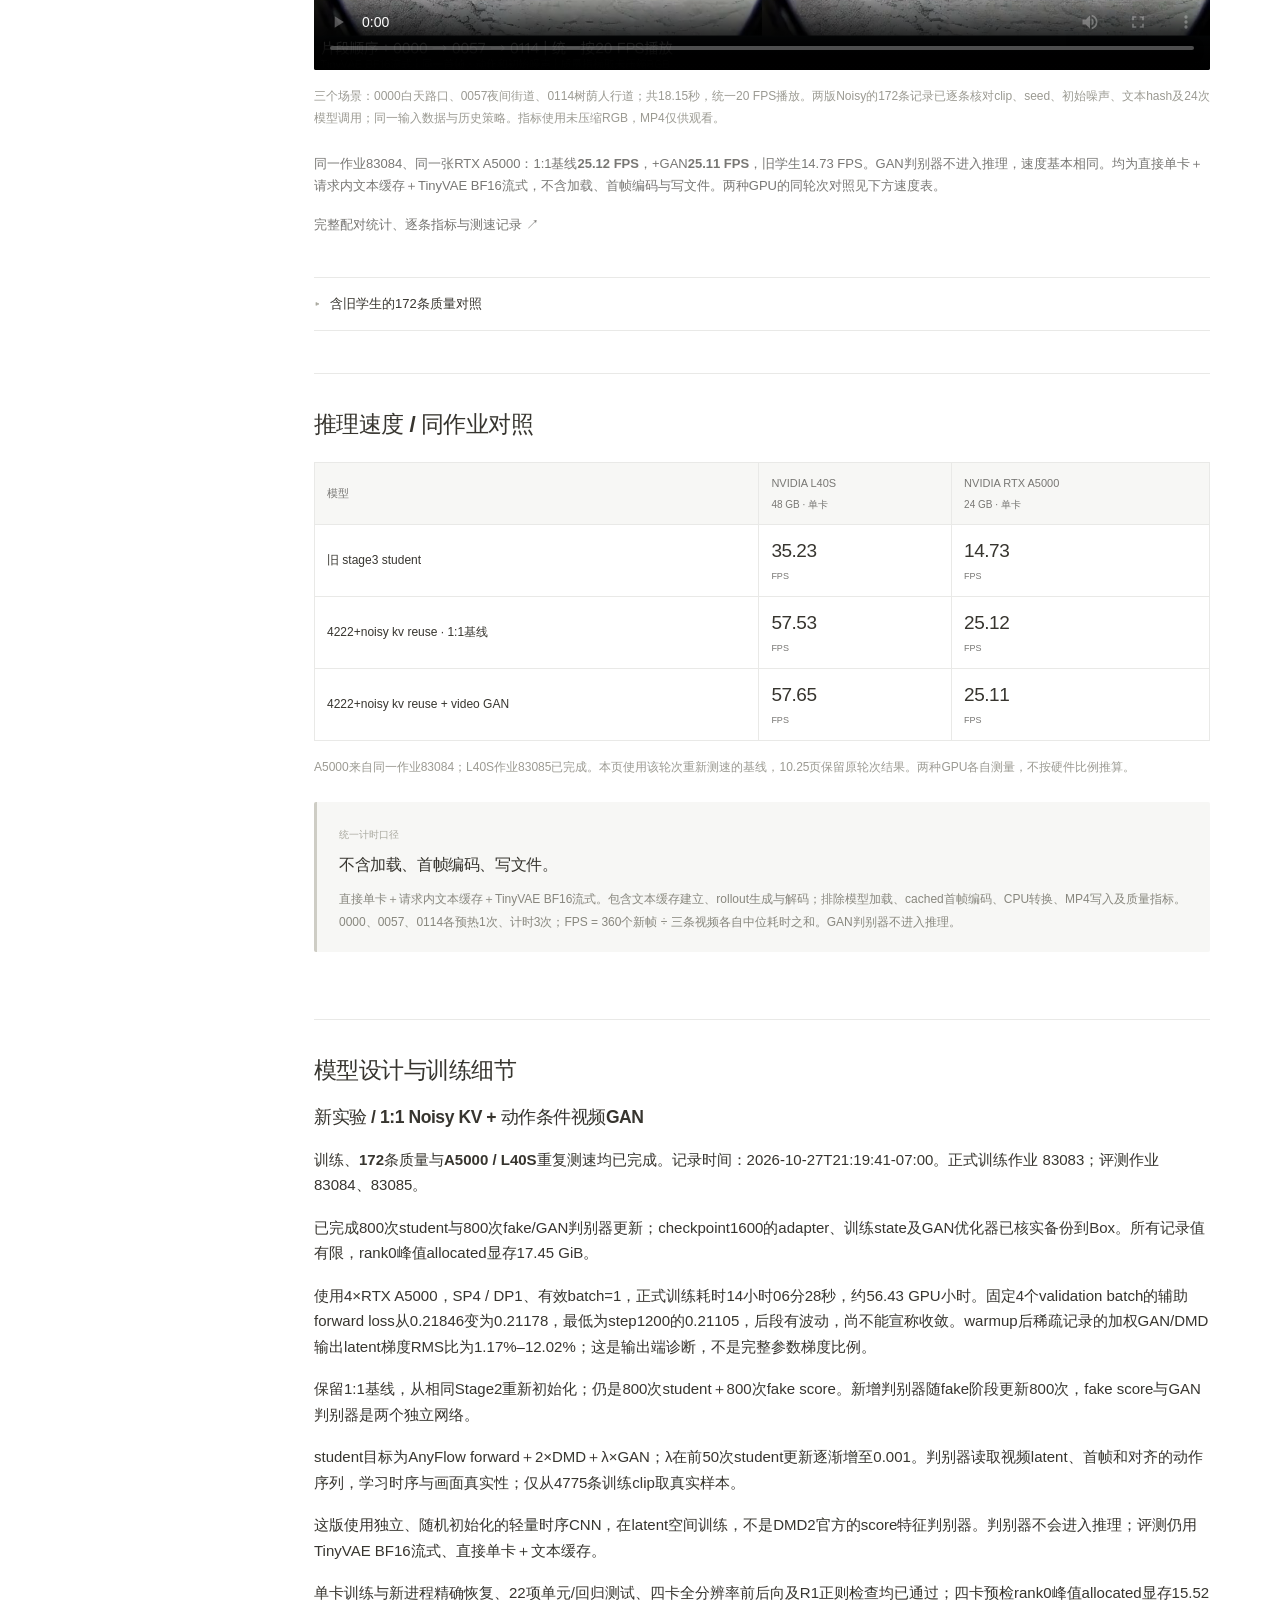
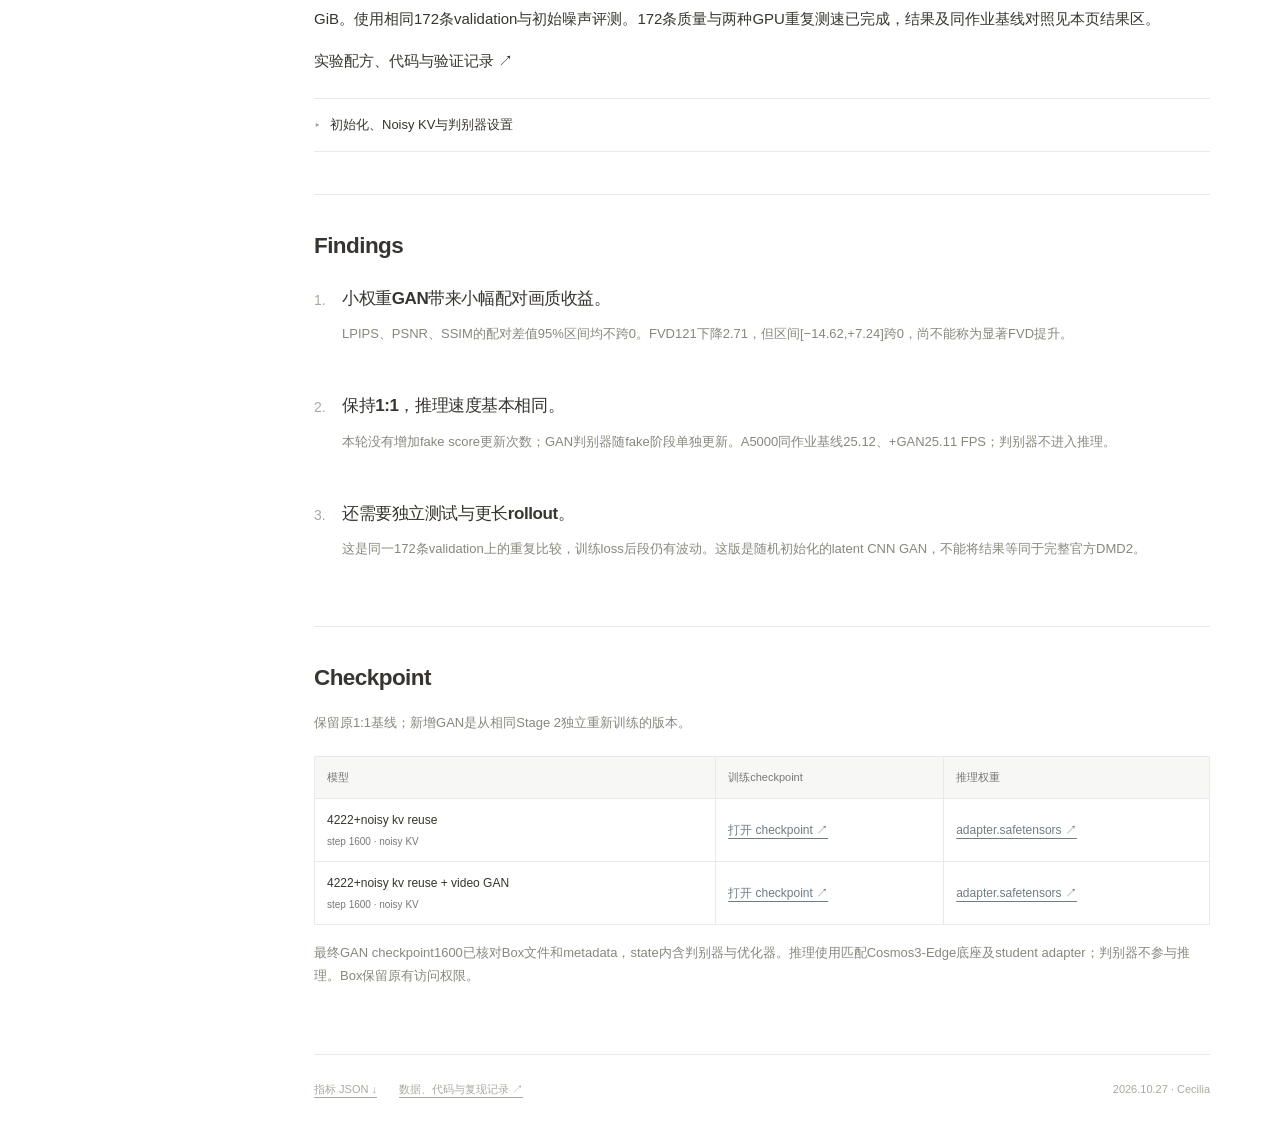
<file: docs/2026-10-27.html>
<!doctype html>
<html lang="zh-CN"><head><meta charset="utf-8"><meta name="viewport" content="width=device-width,initial-scale=1">
<title>cecilia-research-log · 2026.10.27 · Noisy KV + GAN</title>
<meta name="description" content="Cecilia 的研究日志：模型设计与训练细节、定性与定量结果、Findings。Stage 3 蒸馏，L40S / A5000 优化后推理结果。">
<meta name="theme-color" content="#ffffff"><link rel="icon" href="assets/favicon.svg" type="image/svg+xml"><link rel="stylesheet" href="style.css?v=20261027"><script defer src="app.js?v=20261027"></script></head>
<body class="research-log"><a class="skip" href="#log-2026-10-27">跳到日志正文</a>
<aside class="date-sidebar" id="research-sidebar"><a href="index.html" class="workspace-name"><span class="workspace-icon">C</span><strong>cecilia-research-log</strong><span class="chevron" aria-hidden="true">⌄</span></a><div class="workspace-caption">Research workspace</div><a class="sidebar-home" href="index.html"><span aria-hidden="true">⌂</span>研究日志</a><div class="sidebar-label">2026 · October</div><nav aria-label="按日期浏览"><a class="date-link" href="2026-10-29.html"><span aria-hidden="true">▤</span><span>10.29 · Edge × Nano 推理</span></a><a class="date-link active" href="2026-10-27.html" aria-current="page"><span aria-hidden="true">▤</span><span>10.27 · Noisy KV + GAN</span></a><a class="date-link" href="index.html"><span aria-hidden="true">▤</span><span>10.25 · Stage 3 蒸馏</span></a></nav><nav class="entry-nav" aria-label="本页目录"><a href="#gan-results">定性与定量结果</a><a href="#throughput-results">推理速度</a><a href="#noisy-gan">训练细节</a><a href="#findings">Findings</a><a href="#checkpoints">Checkpoint</a></nav><div class="sidebar-bottom"><a href="https://github.com/CeciliaTheBirb/research-log" target="_blank" rel="noopener">GitHub repository ↗</a><span>cecilia · research notes</span></div></aside><div class="page-workspace"><header class="log-masthead"><div class="breadcrumb"><button class="sidebar-toggle" aria-label="切换侧栏" aria-controls="research-sidebar" aria-expanded="true">☰</button><span>Research Notes</span><span class="breadcrumb-slash">/</span><span>2026</span><span class="breadcrumb-slash">/</span><span>10.27</span></div><a href="https://github.com/CeciliaTheBirb/research-log" target="_blank" rel="noopener">在 GitHub 查看 ↗</a></header><main class="log-content" id="log-2026-10-27"><header class="entry-header"><div class="page-icon" aria-hidden="true">▤</div><div class="entry-date">2026 年 10 月 27 日</div><h1>Noisy KV + 动作条件视频 GAN</h1><p class="entry-deck">保留1:1 Noisy KV基线，单独加入小权重GAN监督。训练与172条质量评测已完成：配对RGB指标小幅改善，FVD收益尚不确定。</p><div class="entry-tags"><span>800 student / 800 fake</span><span>λGAN = 0.001</span><span>172 validation</span><span>4×RTX A5000</span></div></header><section id="results" class="log-section"><div id="gan-results" class="rain-results"><h3 class="result-title">1:1 Noisy KV + 小权重动作条件视频GAN</h3><p><strong>配对RGB画质指标有小幅改善，FVD收益尚不确定。</strong>172条相同validation上，LPIPS、PSNR、SSIM均改善；FVD121从215.35变为212.64，差值−2.71，配对bootstrap 95%区间[−14.62,+7.24]跨0，不能称为显著FVD提升。</p><div class="table-wrap"><table class="results-table gan-quality-table"><caption>相同800次student预算；新增GAN权重0.001</caption><thead><tr><th scope="col">指标</th><th scope="col">Noisy KV / 1:1基线</th><th scope="col">Noisy KV / 1:1 + GAN</th></tr></thead><tbody><tr><th scope="row">FVD121 ↓</th><td>215.35</td><td>212.64</td></tr><tr><th scope="row">FVD16 ↓</th><td>278.85</td><td>277.71</td></tr><tr><th scope="row">LPIPS ↓</th><td>0.4150</td><td>0.4068</td></tr><tr><th scope="row">PSNR ↑ dB</th><td>16.15</td><td>16.31</td></tr><tr><th scope="row">SSIM ↑</th><td>0.5142</td><td>0.5195</td></tr></tbody></table></div><p>相对1:1基线的配对差值：LPIPS −0.00823 [−0.01029,−0.00625]；PSNR +0.1597 dB [0.1140,0.2054]；SSIM +0.00536 [0.00407,0.00663]。三项95%区间均不跨0。FVD121区间使用512次配对重采样；这是同一验证集上的比较，尚需独立测试和长rollout验证。</p><div class="viewer-head"><p>上排：真实视频、旧 stage3 student<br>下排：Noisy KV 1:1基线、Noisy KV 1:1 + GAN</p><a href="assets/noisy-gan-comparison.mp4" download>下载 MP4 ↓</a></div><div class="video-shell"><video id="gan-video" controls playsinline preload="metadata" poster="assets/noisy-gan-comparison.jpg" aria-label="真实视频、旧学生、Noisy KV基线与新增动作条件GAN的同步对比"><source src="assets/noisy-gan-comparison.mp4" type="video/mp4">请下载MP4观看。</video></div><p class="caption-note">三个场景：0000白天路口、0057夜间街道、0114树荫人行道；共18.15秒，统一20 FPS播放。两版Noisy的172条记录已逐条核对clip、seed、初始噪声、文本hash及24次模型调用；同一输入数据与历史策略。指标使用未压缩RGB，MP4仅供观看。</p><p>同一作业83084、同一张RTX A5000：1:1基线<strong>25.12 FPS</strong>，+GAN<strong>25.11 FPS</strong>，旧学生14.73 FPS。GAN判别器不进入推理，速度基本相同。均为直接单卡＋请求内文本缓存＋TinyVAE BF16流式，不含加载、首帧编码与写文件。两种GPU的同轮次对照见下方速度表。</p><p><a href="https://github.com/CeciliaTheBirb/research-log/blob/main/data/2026-10-26/noisy-conditional-gan/RESULTS.md" target="_blank" rel="noopener">完整配对统计、逐条指标与测速记录 ↗</a></p></div><details class="detail"><summary>含旧学生的172条质量对照</summary><div class="detail-body"><div class="table-wrap"><table class="results-table"><thead><tr><th scope="col">模型</th><th scope="col">FVD121 ↓</th><th scope="col">FVD16 ↓</th><th scope="col">LPIPS ↓</th><th scope="col">PSNR ↑ dB</th><th scope="col">SSIM ↑</th></tr></thead><tbody><tr><th scope="row">旧 stage3 student</th><td>231.96</td><td>288.44</td><td>0.4338</td><td>15.81</td><td>0.5029</td></tr><tr><th scope="row">4222+noisy kv reuse</th><td>215.35</td><td>278.85</td><td>0.4150</td><td>16.15</td><td>0.5142</td></tr><tr><th scope="row">4222+noisy kv reuse + video GAN</th><td>212.64</td><td>277.71</td><td>0.4068</td><td>16.31</td><td>0.5195</td></tr></tbody></table></div><p class="caption-note">新增GAN质量评测使用RTX A5000；基线质量沿用同一172条验证视频的既有结果。各模型共享canonical参考；MP4不参与指标计算。</p></div></details></section><section id="throughput-results" class="log-section"><h2>推理速度 / 同作业对照</h2><div class="table-wrap"><table class="hardware-table"><thead><tr><th scope="col">模型</th><th scope="col">NVIDIA L40S<small>48 GB · 单卡</small></th><th scope="col">NVIDIA RTX A5000<small>24 GB · 单卡</small></th></tr></thead><tbody><tr><th scope="row">旧 stage3 student</th><td>35.23<small>FPS</small></td><td>14.73<small>FPS</small></td></tr><tr><th scope="row">4222+noisy kv reuse · 1:1基线</th><td>57.53<small>FPS</small></td><td>25.12<small>FPS</small></td></tr><tr><th scope="row">4222+noisy kv reuse + video GAN</th><td>57.65<small>FPS</small></td><td>25.11<small>FPS</small></td></tr></tbody></table></div><p class="caption-note">A5000来自同一作业83084；L40S作业83085已完成。本页使用该轮次重新测速的基线，10.25页保留原轮次结果。两种GPU各自测量，不按硬件比例推算。</p><div class="timing-box"><span class="small-label">统一计时口径</span><h4>不含加载、首帧编码、写文件。</h4><p>直接单卡＋请求内文本缓存＋TinyVAE BF16流式。包含文本缓存建立、rollout生成与解码；排除模型加载、cached首帧编码、CPU转换、MP4写入及质量指标。0000、0057、0114各预热1次、计时3次；FPS = 360个新帧 ÷ 三条视频各自中位耗时之和。GAN判别器不进入推理。</p></div></section><section id="model-design" class="log-section"><h2>模型设计与训练细节</h2><div class="model-card" id="noisy-gan"><h3>新实验 / 1:1 Noisy KV + 动作条件视频GAN</h3><p><strong>训练、172条质量与A5000 / L40S重复测速均已完成</strong>。记录时间：2026-10-27T21:19:41-07:00。正式训练作业 83083；评测作业83084、83085。</p><p>已完成800次student与800次fake/GAN判别器更新；checkpoint1600的adapter、训练state及GAN优化器已核实备份到Box。所有记录值有限，rank0峰值allocated显存17.45 GiB。</p><p>使用4×RTX A5000，SP4 / DP1、有效batch=1，正式训练耗时14小时06分28秒，约56.43 GPU小时。固定4个validation batch的辅助forward loss从0.21846变为0.21178，最低为step1200的0.21105，后段有波动，尚不能宣称收敛。warmup后稀疏记录的加权GAN/DMD输出latent梯度RMS比为1.17%–12.02%；这是输出端诊断，不是完整参数梯度比例。</p><p>保留1:1基线，从相同Stage2重新初始化；仍是800次student＋800次fake score。新增判别器随fake阶段更新800次，fake score与GAN判别器是两个独立网络。</p><p>student目标为AnyFlow forward＋2×DMD＋λ×GAN；λ在前50次student更新逐渐增至0.001。判别器读取视频latent、首帧和对齐的动作序列，学习时序与画面真实性；仅从4775条训练clip取真实样本。</p><p>这版使用独立、随机初始化的轻量时序CNN，在latent空间训练，不是DMD2官方的score特征判别器。判别器不会进入推理；评测仍用TinyVAE BF16流式、直接单卡＋文本缓存。</p><p>单卡训练与新进程精确恢复、22项单元/回归测试、四卡全分辨率前后向及R1正则检查均已通过；四卡预检rank0峰值allocated显存15.52 GiB。使用相同172条validation与初始噪声评测。172条质量与两种GPU重复测速已完成，结果及同作业基线对照见本页结果区。</p><p><a href="https://github.com/CeciliaTheBirb/research-log/tree/main/data/2026-10-26/noisy-conditional-gan" target="_blank" rel="noopener">实验配方、代码与验证记录 ↗</a></p></div><details class="detail"><summary>初始化、Noisy KV与判别器设置</summary><div class="detail-body common-settings"><dl><div><dt>初始化</dt><dd>student从causal Stage 2 step12550重新初始化；fake score及冻结teacher从bidir step30000加载。未从旧学生或此前Noisy checkpoint续训。</dd></div><div><dt>Rollout / Noisy KV</dt><dd>第一生成块4步，后续各2步。anchor与首个生成块使用clean KV；后续复用最后一步σ=0.625输入产生的KV。完整121帧仍为24次模型调用。</dd></div><div><dt>基线的两处匹配修改</dt><dd>辅助forward目标的后续GT历史在σ=0.625加噪，并匹配source/target时间；fake与DMD均采用shifted uniform时间抽样，shift=5，分别独立抽样。其余AnyFlow forward与DMD设置保持1:1基线。</dd></div><div><dt>Student / fake</dt><dd>AdamW学习率2×10⁻⁶，seed=0；4×A5000，SP4/DP1，有效batch=1。student与fake各800次；跨块历史KV detach。达到预算停止，不使用FVD early stopping。</dd></div><div><dt>GAN判别器</dt><dd>独立FP32时序CNN，width=32；输入归一化Cosmos视频latent、首帧及动作。丢弃anchor占位动作row0，将四次RGB转移对齐到一个未来latent时间。使用logistic GAN，AdamW lr=10⁻⁴、β=(0,0.99)，grad clip=1。</dd></div><div><dt>正则与数据</dt><dd>每16次判别器更新执行gamma=1的lazy R1；real/fake采用相同BF16量化与std=0.01 instance noise。GAN随机数流独立。4775条训练clip与172条验证在clip/session层面无重叠；训练用cached latent，无VAE解码。</dd></div><div><dt>更新与保存</dt><dd>student通过冻结D的输入梯度获得GAN监督；fake阶段使用detach样本更新D。D与fake score是两个网络。保存D权重、优化器及student/fake训练状态；单卡精确恢复与四卡梯度同步检查已通过。</dd></div></dl></div></details></section><section id="findings" class="log-section findings-section"><h2>Findings</h2><ol class="finding-list"><li><h3>小权重GAN带来小幅配对画质收益。</h3><p>LPIPS、PSNR、SSIM的配对差值95%区间均不跨0。FVD121下降2.71，但区间[−14.62,+7.24]跨0，尚不能称为显著FVD提升。</p></li><li><h3>保持1:1，推理速度基本相同。</h3><p>本轮没有增加fake score更新次数；GAN判别器随fake阶段单独更新。A5000同作业基线25.12、+GAN25.11 FPS；判别器不进入推理。</p></li><li><h3>还需要独立测试与更长rollout。</h3><p>这是同一172条validation上的重复比较，训练loss后段仍有波动。这版是随机初始化的latent CNN GAN，不能将结果等同于完整官方DMD2。</p></li></ol></section><section id="checkpoints" class="log-section"><h2>Checkpoint</h2><p>保留原1:1基线；新增GAN是从相同Stage 2独立重新训练的版本。</p><div class="table-wrap"><table class="checkpoint-table"><thead><tr><th scope="col">模型</th><th scope="col">训练checkpoint</th><th scope="col">推理权重</th></tr></thead><tbody><tr><th scope="row">4222+noisy kv reuse<small>step 1600 · noisy KV</small></th><td><a href="https://app.box.com/folder/430762142212" target="_blank" rel="noopener">打开 checkpoint ↗</a></td><td><a href="https://app.box.com/file/2547749248581" target="_blank" rel="noopener">adapter.safetensors ↗</a></td></tr><tr><th scope="row">4222+noisy kv reuse + video GAN<small>step 1600 · noisy KV</small></th><td><a href="https://app.box.com/folder/431510569802" target="_blank" rel="noopener">打开 checkpoint ↗</a></td><td><a href="https://app.box.com/file/2552548393910" target="_blank" rel="noopener">adapter.safetensors ↗</a></td></tr></tbody></table></div><p class="caption-note">最终GAN checkpoint1600已核对Box文件和metadata，state内含判别器与优化器。推理使用匹配Cosmos3-Edge底座及student adapter；判别器不参与推理。Box保留原有访问权限。</p></section><footer class="entry-footer"><a href="results.json" download>指标 JSON ↓</a><a href="https://github.com/CeciliaTheBirb/research-log/tree/main/data/2026-10-26/noisy-conditional-gan" target="_blank" rel="noopener">数据、代码与复现记录 ↗</a><span>2026.10.27 · Cecilia</span></footer></main></div></body></html>
</file>
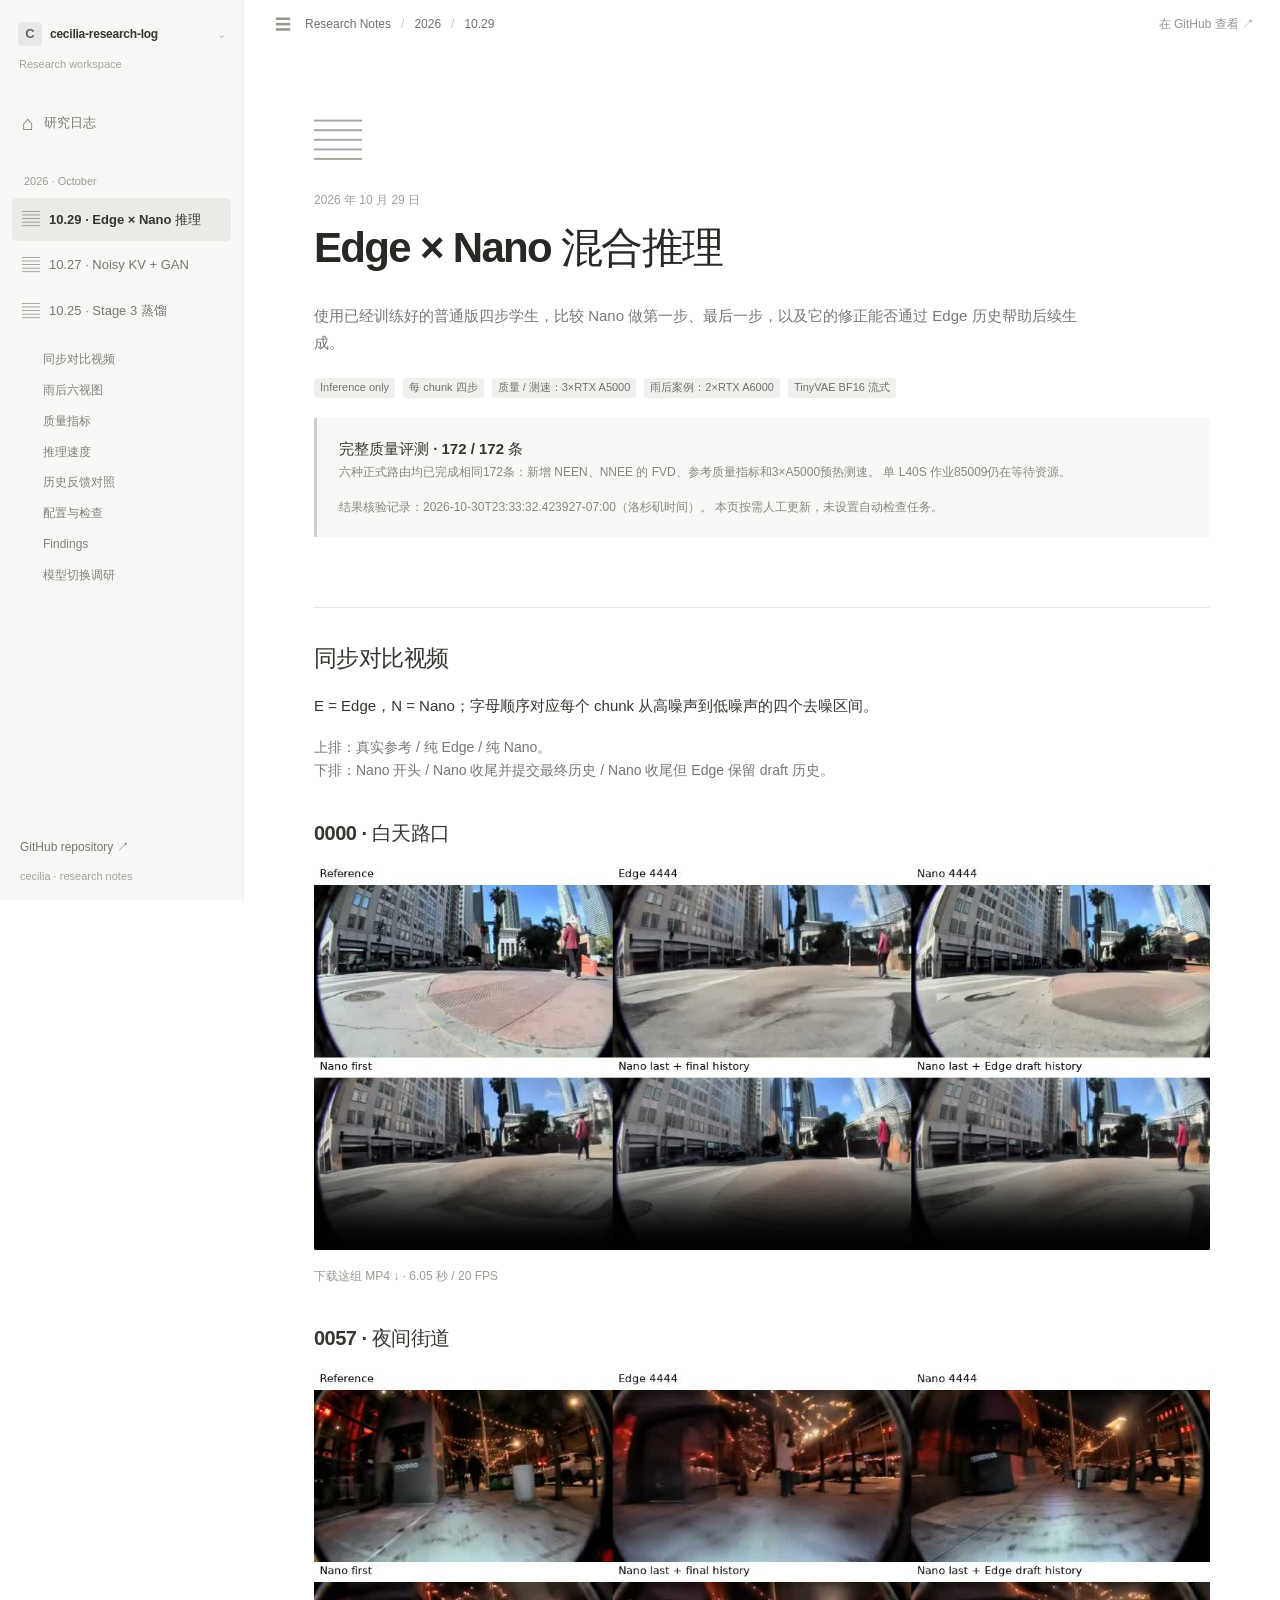
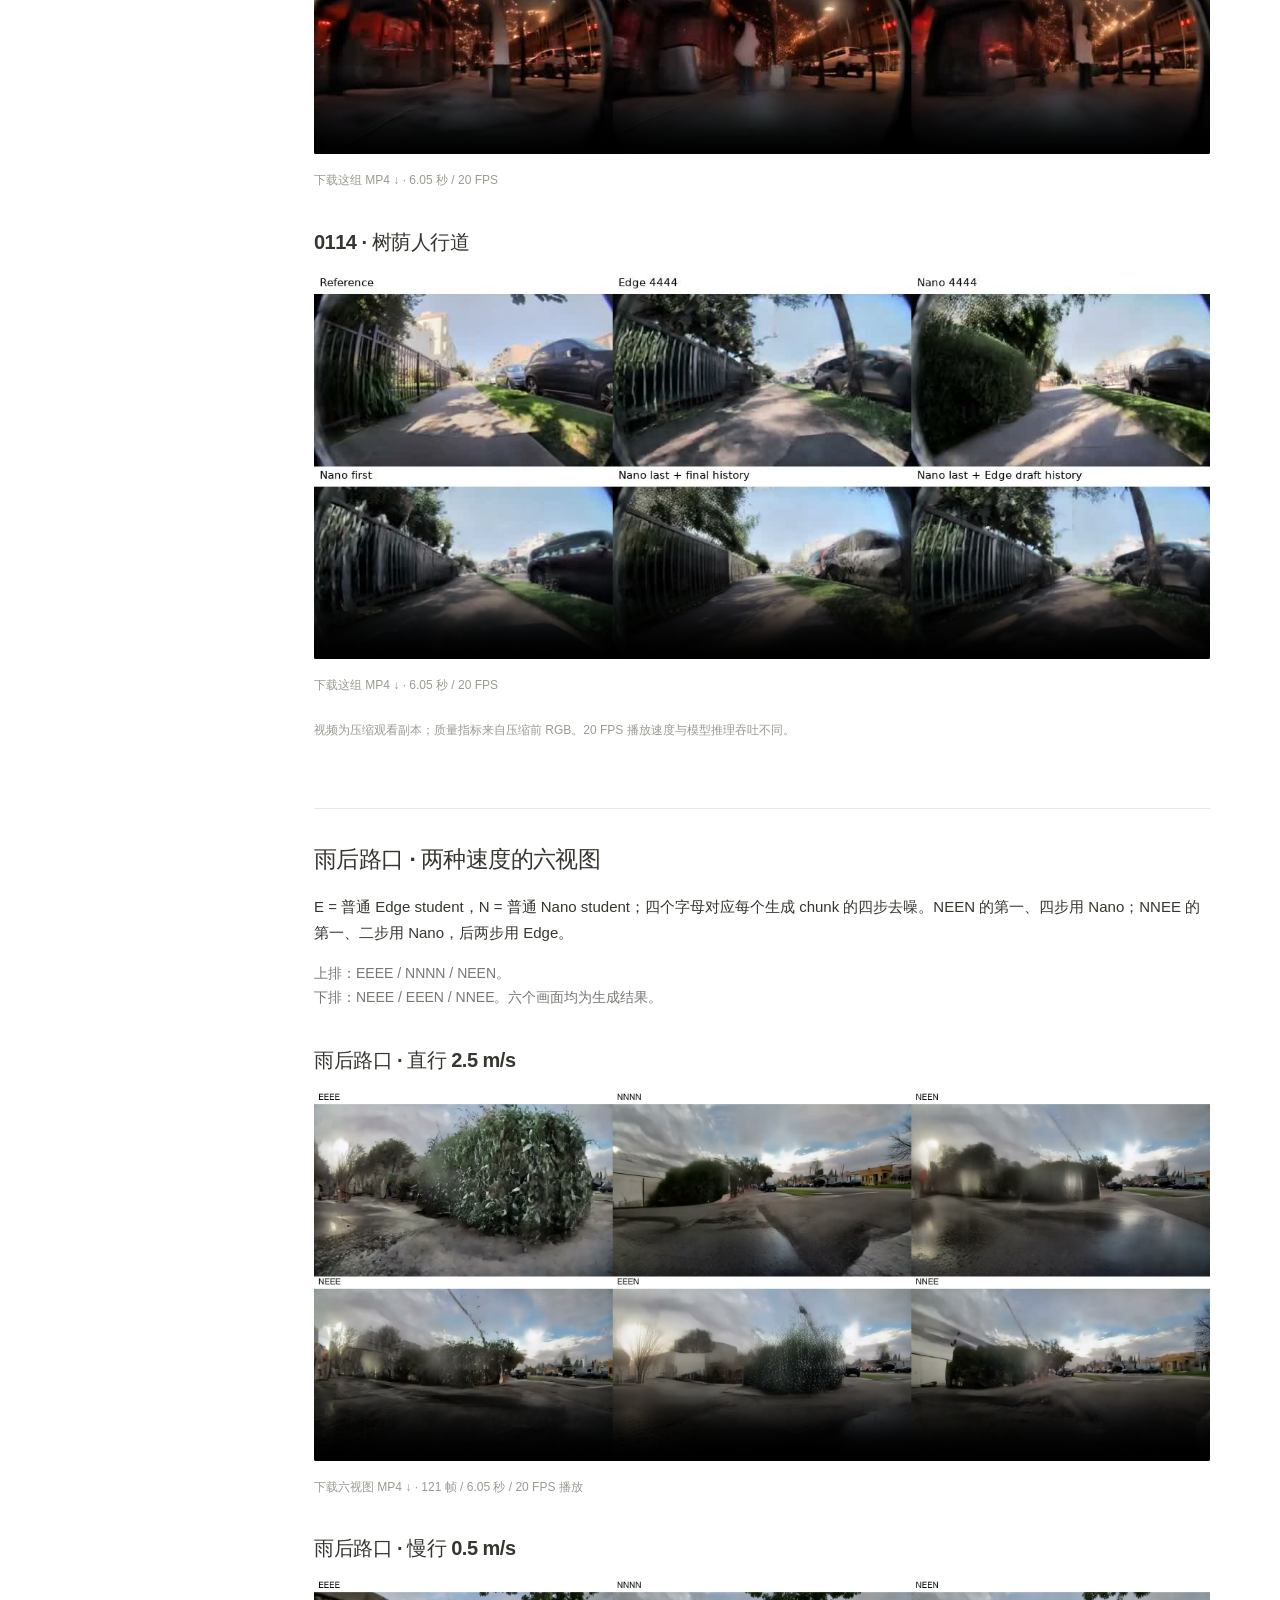
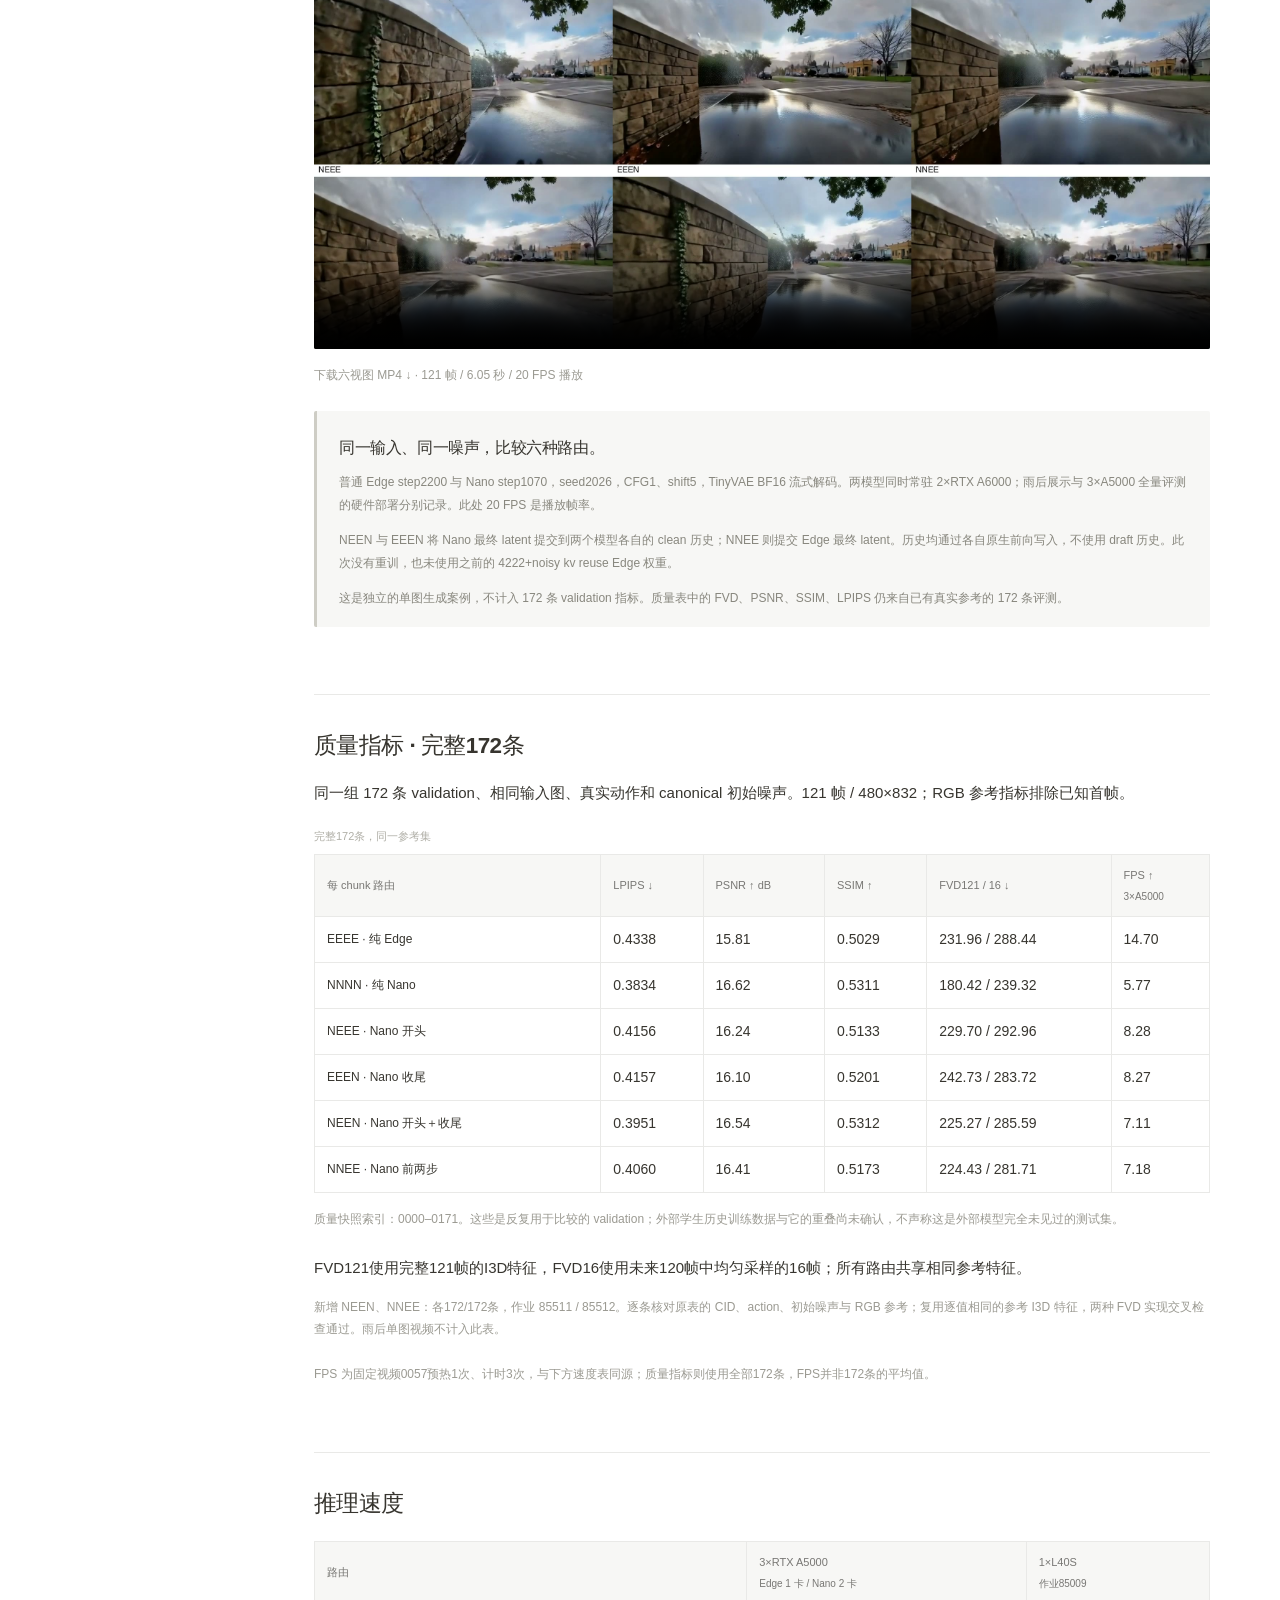
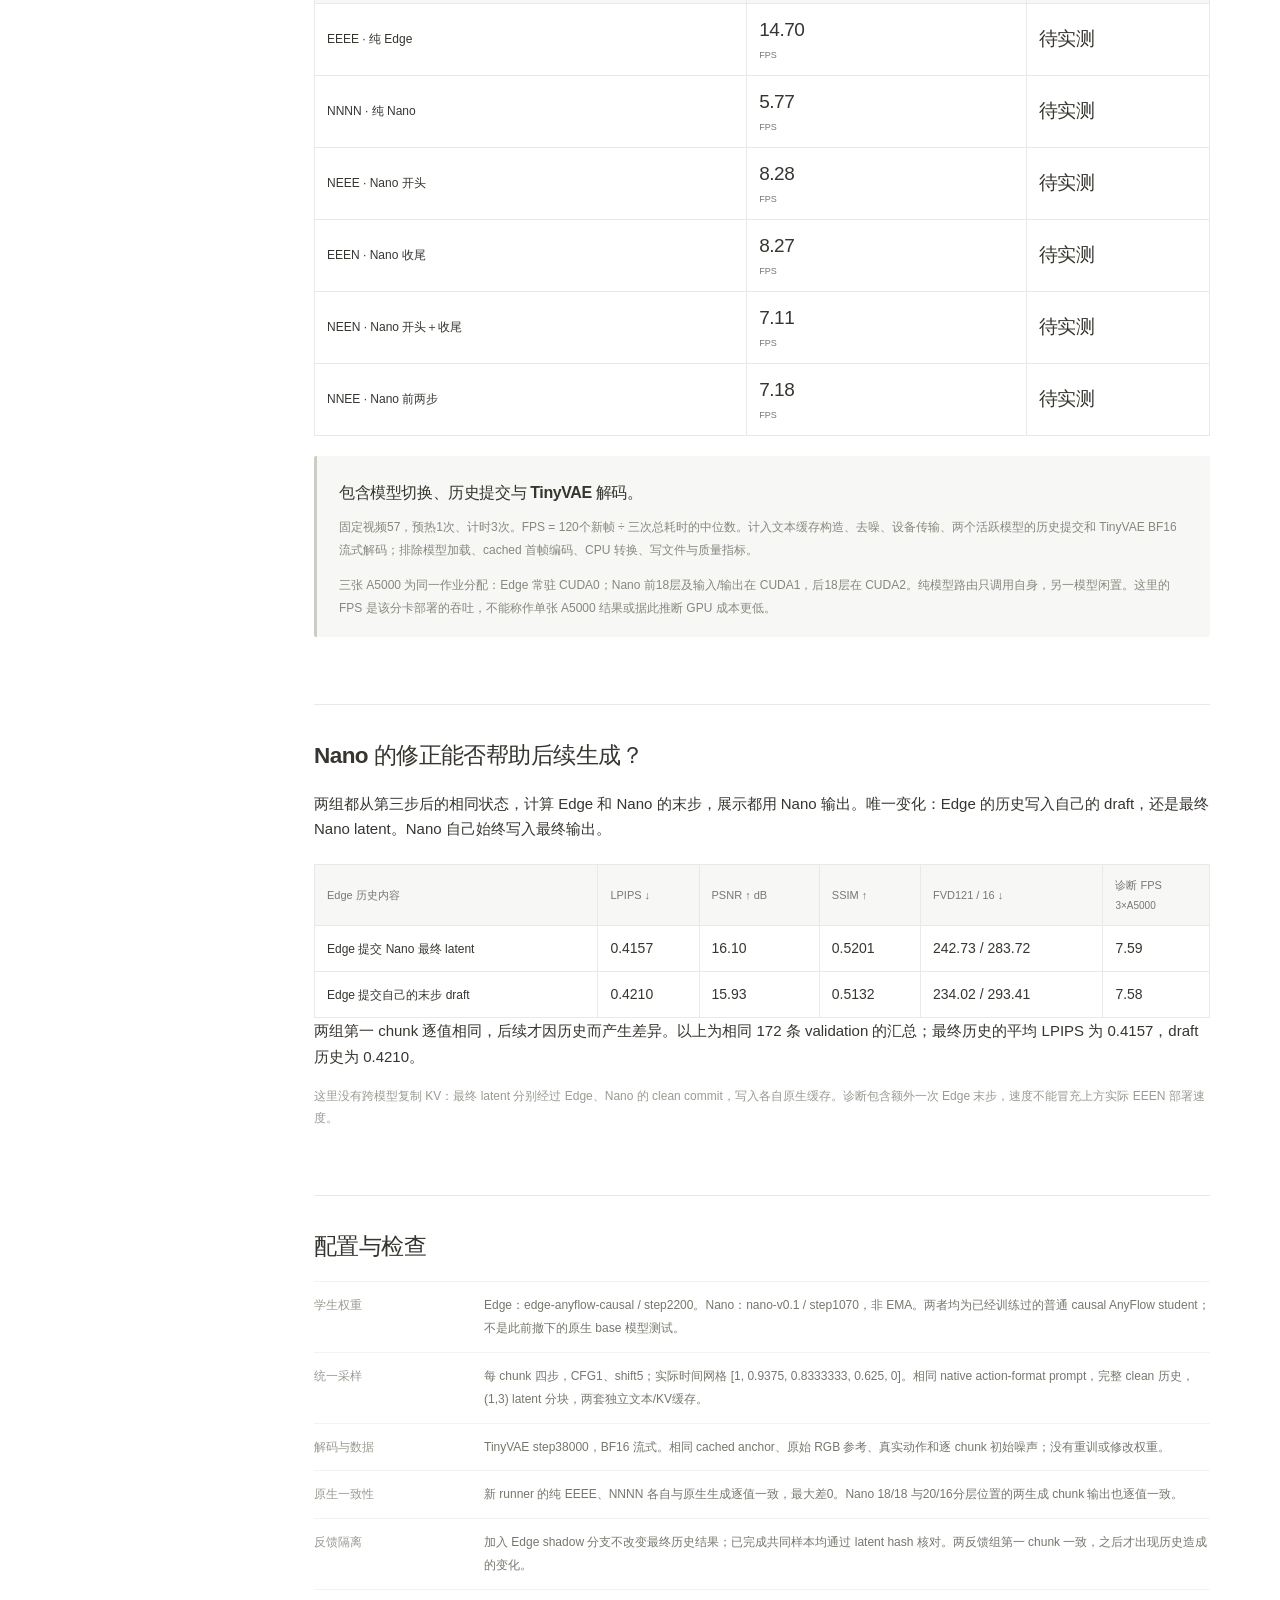
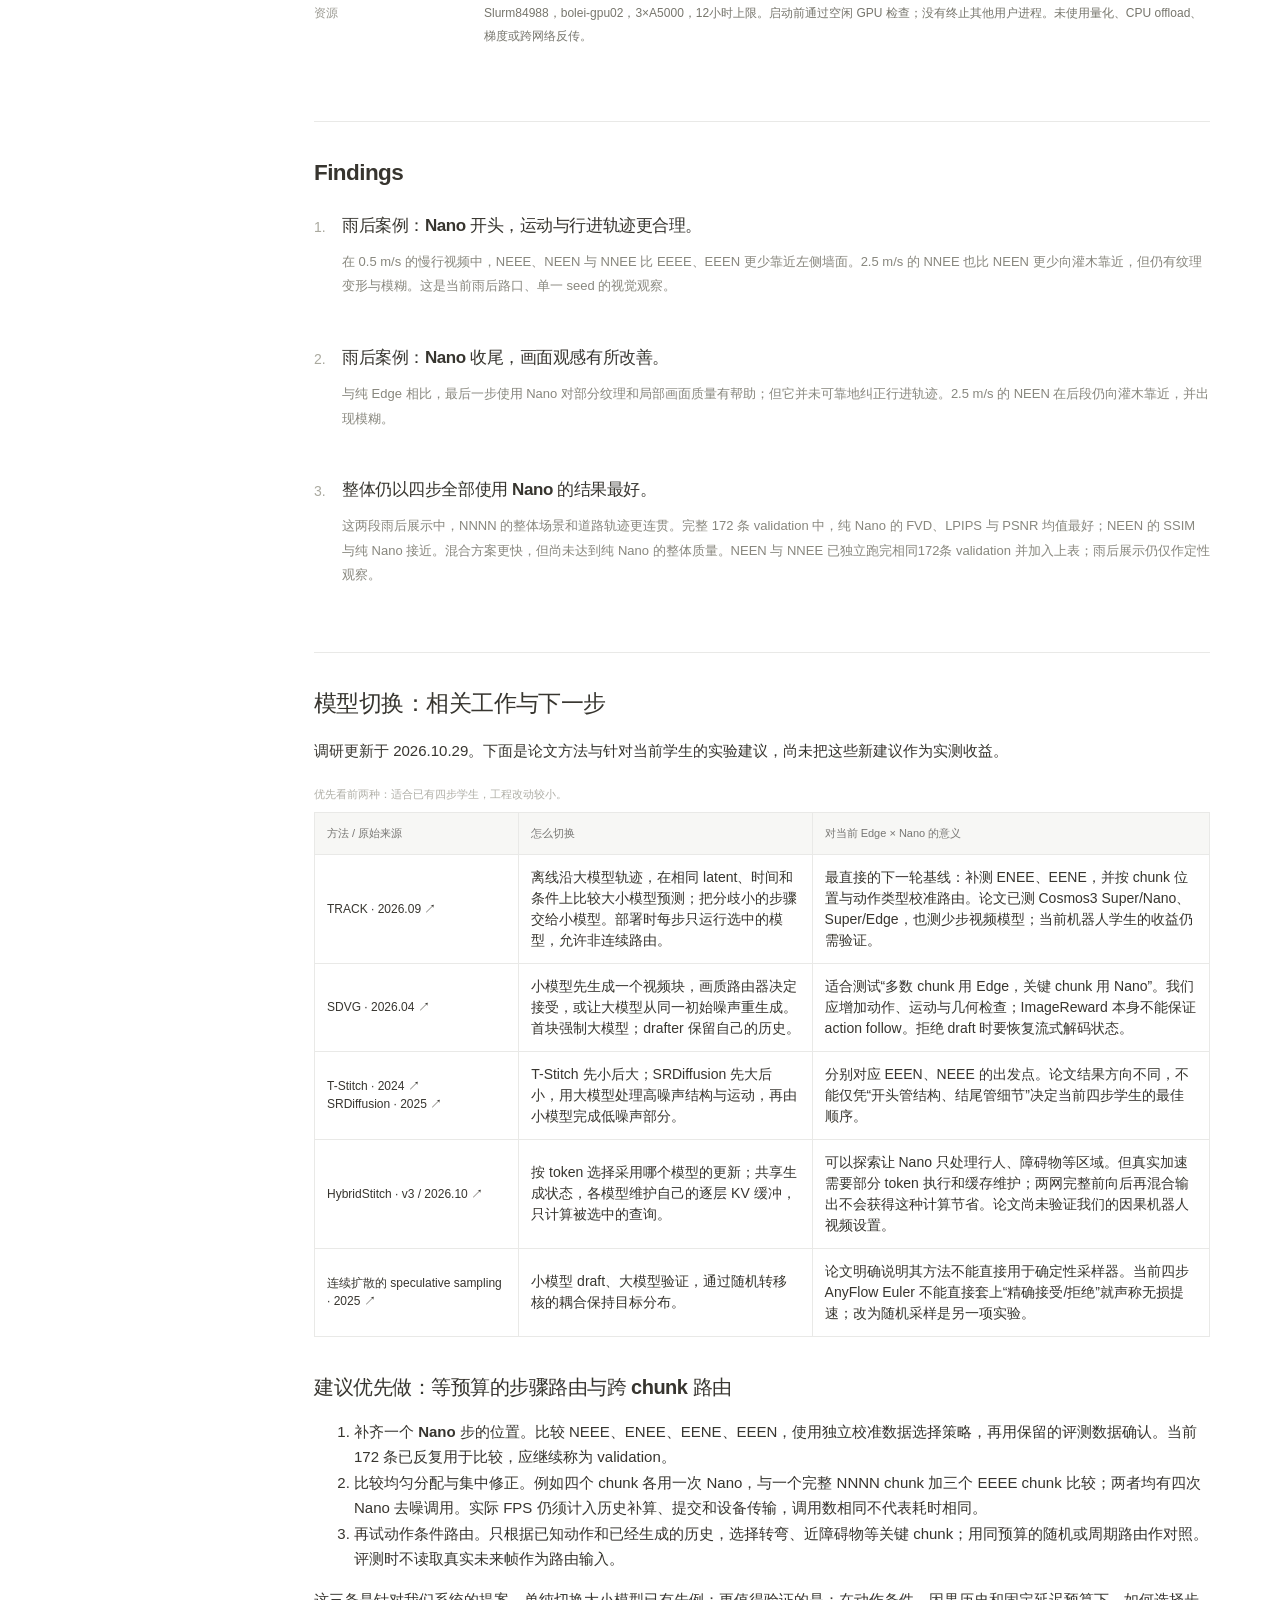
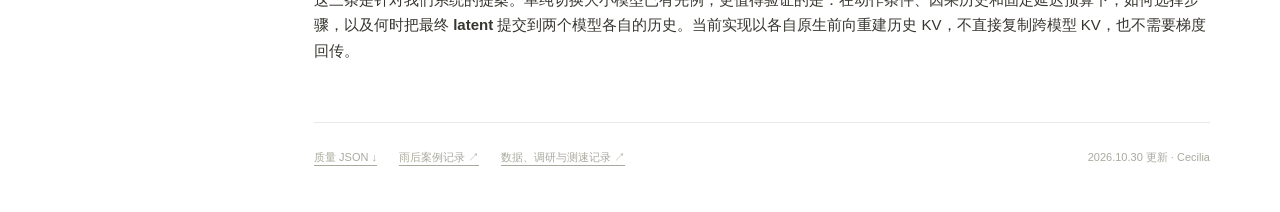
<file: docs/2026-10-29.html>
<!doctype html>
<html lang="zh-CN"><head><meta charset="utf-8"><meta name="viewport" content="width=device-width,initial-scale=1">
<title>cecilia-research-log · 2026.10.29 · Edge × Nano 推理</title>
<meta name="description" content="已训练 Edge / Nano 四步学生的混合推理：同步视频、质量指标、FPS、历史反馈与模型路由调研。">
<meta name="theme-color" content="#ffffff"><link rel="icon" href="assets/favicon.svg" type="image/svg+xml"><link rel="stylesheet" href="style.css?v=20261027"><script defer src="app.js?v=20261027"></script></head>
<body class="research-log"><a class="skip" href="#log-2026-10-29">跳到日志正文</a>
<aside class="date-sidebar" id="research-sidebar"><a href="index.html" class="workspace-name"><span class="workspace-icon">C</span><strong>cecilia-research-log</strong><span class="chevron" aria-hidden="true">⌄</span></a><div class="workspace-caption">Research workspace</div><a class="sidebar-home" href="index.html"><span aria-hidden="true">⌂</span>研究日志</a><div class="sidebar-label">2026 · October</div><nav aria-label="按日期浏览"><a class="date-link active" href="2026-10-29.html" aria-current="page"><span aria-hidden="true">▤</span><span>10.29 · Edge × Nano 推理</span></a><a class="date-link" href="2026-10-27.html"><span aria-hidden="true">▤</span><span>10.27 · Noisy KV + GAN</span></a><a class="date-link" href="index.html"><span aria-hidden="true">▤</span><span>10.25 · Stage 3 蒸馏</span></a></nav><nav class="entry-nav" aria-label="本页目录"><a href="#results">同步对比视频</a><a href="#rain-results">雨后六视图</a><a href="#quality-results">质量指标</a><a href="#throughput-results">推理速度</a><a href="#history-feedback">历史反馈对照</a><a href="#protocol">配置与检查</a><a href="#findings">Findings</a><a href="#model-routing">模型切换调研</a></nav><div class="sidebar-bottom"><a href="https://github.com/CeciliaTheBirb/research-log" target="_blank" rel="noopener">GitHub repository ↗</a><span>cecilia · research notes</span></div></aside><div class="page-workspace"><header class="log-masthead"><div class="breadcrumb"><button class="sidebar-toggle" aria-label="切换侧栏" aria-controls="research-sidebar" aria-expanded="true">☰</button><span>Research Notes</span><span class="breadcrumb-slash">/</span><span>2026</span><span class="breadcrumb-slash">/</span><span>10.29</span></div><a href="https://github.com/CeciliaTheBirb/research-log" target="_blank" rel="noopener">在 GitHub 查看 ↗</a></header><main class="log-content" id="log-2026-10-29"><header class="entry-header"><div class="page-icon" aria-hidden="true">▤</div>
<div class="entry-date">2026 年 10 月 29 日</div><h1>Edge × Nano 混合推理</h1>
<p class="entry-deck">使用已经训练好的普通版四步学生，比较 Nano 做第一步、最后一步，以及它的修正能否通过 Edge 历史帮助后续生成。</p>
<div class="entry-tags"><span>Inference only</span><span>每 chunk 四步</span><span>质量 / 测速：3×RTX A5000</span><span>雨后案例：2×RTX A6000</span><span>TinyVAE BF16 流式</span></div>
<div class="timing-box"><strong>完整质量评测 · 172 / 172 条</strong>
<p>六种正式路由均已完成相同172条：新增 NEEN、NNEE 的 FVD、参考质量指标和3×A5000预热测速。 单 L40S 作业85009仍在等待资源。</p>
<p>结果核验记录：2026-10-30T23:33:32.423927-07:00（洛杉矶时间）。 本页按需人工更新，未设置自动检查任务。</p></div></header><section id="results" class="log-section"><h2>同步对比视频</h2>
<p>E = Edge，N = Nano；字母顺序对应每个 chunk 从高噪声到低噪声的四个去噪区间。</p>
<p class="section-intro">上排：真实参考 / 纯 Edge / 纯 Nano。<br>下排：Nano 开头 / Nano 收尾并提交最终历史 / Nano 收尾但 Edge 保留 draft 历史。</p><h3 class="result-title">0000 · 白天路口</h3><div class="video-shell"><video controls playsinline preload="metadata" poster="assets/edge-nano-20261029/comparison-0000.jpg" aria-label="白天路口：真实参考与Edge Nano五种推理方案的同步对比"><source src="assets/edge-nano-20261029/comparison-0000.mp4" type="video/mp4">请下载 MP4 观看。</video></div><p class="caption-note"><a href="assets/edge-nano-20261029/comparison-0000.mp4" download>下载这组 MP4 ↓</a> · 6.05 秒 / 20 FPS</p><h3 class="result-title">0057 · 夜间街道</h3><div class="video-shell"><video controls playsinline preload="metadata" poster="assets/edge-nano-20261029/comparison-0057.jpg" aria-label="夜间街道：真实参考与Edge Nano五种推理方案的同步对比"><source src="assets/edge-nano-20261029/comparison-0057.mp4" type="video/mp4">请下载 MP4 观看。</video></div><p class="caption-note"><a href="assets/edge-nano-20261029/comparison-0057.mp4" download>下载这组 MP4 ↓</a> · 6.05 秒 / 20 FPS</p><h3 class="result-title">0114 · 树荫人行道</h3><div class="video-shell"><video controls playsinline preload="metadata" poster="assets/edge-nano-20261029/comparison-0114.jpg" aria-label="树荫人行道：真实参考与Edge Nano五种推理方案的同步对比"><source src="assets/edge-nano-20261029/comparison-0114.mp4" type="video/mp4">请下载 MP4 观看。</video></div><p class="caption-note"><a href="assets/edge-nano-20261029/comparison-0114.mp4" download>下载这组 MP4 ↓</a> · 6.05 秒 / 20 FPS</p><p class="caption-note">视频为压缩观看副本；质量指标来自压缩前 RGB。20 FPS 播放速度与模型推理吞吐不同。</p></section><section id="rain-results" class="log-section"><h2>雨后路口 · 两种速度的六视图</h2>
<p>E = 普通 Edge student，N = 普通 Nano student；四个字母对应每个生成 chunk 的四步去噪。NEEN 的第一、四步用 Nano；NNEE 的第一、二步用 Nano，后两步用 Edge。</p>
<p class="section-intro"><strong>上排：</strong>EEEE / NNNN / NEEN。<br><strong>下排：</strong>NEEE / EEEN / NNEE。六个画面均为生成结果。</p><h3 class="result-title">雨后路口 · 直行 2.5 m/s</h3><div class="video-shell"><video controls playsinline preload="metadata" poster="assets/edge-nano-20261029/rain-six-view-2p5mps.jpg?v=nnee85502" aria-label="雨后路口 · 直行 2.5 m/s：EEEE、NNNN、NEEN、NEEE、EEEN、NNEE 六种模型路由对比"><source src="assets/edge-nano-20261029/rain-six-view-2p5mps.mp4?v=nnee85502" type="video/mp4">请下载 MP4 观看。</video></div><p class="caption-note"><a href="assets/edge-nano-20261029/rain-six-view-2p5mps.mp4?v=nnee85502" download>下载六视图 MP4 ↓</a> · 121 帧 / 6.05 秒 / 20 FPS 播放</p><h3 class="result-title">雨后路口 · 慢行 0.5 m/s</h3><div class="video-shell"><video controls playsinline preload="metadata" poster="assets/edge-nano-20261029/rain-six-view-0p5mps.jpg?v=nnee85502" aria-label="雨后路口 · 慢行 0.5 m/s：EEEE、NNNN、NEEN、NEEE、EEEN、NNEE 六种模型路由对比"><source src="assets/edge-nano-20261029/rain-six-view-0p5mps.mp4?v=nnee85502" type="video/mp4">请下载 MP4 观看。</video></div><p class="caption-note"><a href="assets/edge-nano-20261029/rain-six-view-0p5mps.mp4?v=nnee85502" download>下载六视图 MP4 ↓</a> · 121 帧 / 6.05 秒 / 20 FPS 播放</p><div class="timing-box"><h4>同一输入、同一噪声，比较六种路由。</h4>
<p>普通 Edge step2200 与 Nano step1070，seed2026，CFG1、shift5，TinyVAE BF16 流式解码。两模型同时常驻 2×RTX A6000；雨后展示与 3×A5000 全量评测的硬件部署分别记录。此处 20 FPS 是播放帧率。</p>
<p>NEEN 与 EEEN 将 Nano 最终 latent 提交到两个模型各自的 clean 历史；NNEE 则提交 Edge 最终 latent。历史均通过各自原生前向写入，不使用 draft 历史。此次没有重训，也未使用之前的 4222+noisy kv reuse Edge 权重。</p>
<p>这是独立的单图生成案例，不计入 172 条 validation 指标。质量表中的 FVD、PSNR、SSIM、LPIPS 仍来自已有真实参考的 172 条评测。</p></div></section><section id="quality-results" class="log-section"><h2>质量指标 · 完整172条</h2>
<p>同一组 172 条 validation、相同输入图、真实动作和 canonical 初始噪声。121 帧 / 480×832；RGB 参考指标排除已知首帧。</p>
<div class="table-wrap"><table class="results-table"><caption>完整172条，同一参考集</caption>
<thead><tr><th scope="col">每 chunk 路由</th><th scope="col">LPIPS ↓</th><th scope="col">PSNR ↑ dB</th><th scope="col">SSIM ↑</th><th scope="col">FVD121 / 16 ↓</th><th scope="col">FPS ↑<small>3×A5000</small></th></tr></thead>
<tbody><tr><th scope="row">EEEE · 纯 Edge</th><td>0.4338</td><td>15.81</td><td>0.5029</td><td>231.96 / 288.44</td><td>14.70</td></tr><tr><th scope="row">NNNN · 纯 Nano</th><td>0.3834</td><td>16.62</td><td>0.5311</td><td>180.42 / 239.32</td><td>5.77</td></tr><tr><th scope="row">NEEE · Nano 开头</th><td>0.4156</td><td>16.24</td><td>0.5133</td><td>229.70 / 292.96</td><td>8.28</td></tr><tr><th scope="row">EEEN · Nano 收尾</th><td>0.4157</td><td>16.10</td><td>0.5201</td><td>242.73 / 283.72</td><td>8.27</td></tr><tr><th scope="row">NEEN · Nano 开头＋收尾</th><td>0.3951</td><td>16.54</td><td>0.5312</td><td>225.27 / 285.59</td><td>7.11</td></tr><tr><th scope="row">NNEE · Nano 前两步</th><td>0.4060</td><td>16.41</td><td>0.5173</td><td>224.43 / 281.71</td><td>7.18</td></tr></tbody></table></div>
<p class="caption-note">质量快照索引：0000–0171。这些是反复用于比较的 validation；外部学生历史训练数据与它的重叠尚未确认，不声称这是外部模型完全未见过的测试集。</p>
<p>FVD121使用完整121帧的I3D特征，FVD16使用未来120帧中均匀采样的16帧；所有路由共享相同参考特征。</p><p class="caption-note">新增 NEEN、NNEE：各172/172条，作业 85511 / 85512。逐条核对原表的 CID、action、初始噪声与 RGB 参考；复用逐值相同的参考 I3D 特征，两种 FVD 实现交叉检查通过。雨后单图视频不计入此表。</p><p class="caption-note">FPS 为固定视频0057预热1次、计时3次，与下方速度表同源；质量指标则使用全部172条，FPS并非172条的平均值。</p></section><section id="throughput-results" class="log-section"><h2>推理速度</h2>
<div class="table-wrap"><table class="hardware-table"><thead><tr><th scope="col">路由</th><th scope="col">3×RTX A5000<small>Edge 1 卡 / Nano 2 卡</small></th><th scope="col">1×L40S<small>作业85009</small></th></tr></thead><tbody><tr><th scope="row">EEEE · 纯 Edge</th><td>14.70<small>FPS</small></td><td>待实测</td></tr><tr><th scope="row">NNNN · 纯 Nano</th><td>5.77<small>FPS</small></td><td>待实测</td></tr><tr><th scope="row">NEEE · Nano 开头</th><td>8.28<small>FPS</small></td><td>待实测</td></tr><tr><th scope="row">EEEN · Nano 收尾</th><td>8.27<small>FPS</small></td><td>待实测</td></tr><tr><th scope="row">NEEN · Nano 开头＋收尾</th><td>7.11<small>FPS</small></td><td>待实测</td></tr><tr><th scope="row">NNEE · Nano 前两步</th><td>7.18<small>FPS</small></td><td>待实测</td></tr></tbody></table></div>
<div class="timing-box"><h4>包含模型切换、历史提交与 TinyVAE 解码。</h4>
<p>固定视频57，预热1次、计时3次。FPS = 120个新帧 ÷ 三次总耗时的中位数。计入文本缓存构造、去噪、设备传输、两个活跃模型的历史提交和 TinyVAE BF16 流式解码；排除模型加载、cached 首帧编码、CPU 转换、写文件与质量指标。</p>
<p>三张 A5000 为同一作业分配：Edge 常驻 CUDA0；Nano 前18层及输入/输出在 CUDA1，后18层在 CUDA2。纯模型路由只调用自身，另一模型闲置。这里的 FPS 是该分卡部署的吞吐，不能称作单张 A5000 结果或据此推断 GPU 成本更低。</p></div></section><section id="history-feedback" class="log-section"><h2>Nano 的修正能否帮助后续生成？</h2>
<p>两组都从第三步后的相同状态，计算 Edge 和 Nano 的末步，展示都用 Nano 输出。唯一变化：Edge 的历史写入自己的 draft，还是最终 Nano latent。Nano 自己始终写入最终输出。</p>
<div class="table-wrap"><table class="results-table"><thead><tr><th scope="col">Edge 历史内容</th><th scope="col">LPIPS ↓</th><th scope="col">PSNR ↑ dB</th><th scope="col">SSIM ↑</th><th scope="col">FVD121 / 16 ↓</th><th scope="col">诊断 FPS<small>3×A5000</small></th></tr></thead><tbody><tr><th scope="row">Edge 提交 Nano 最终 latent</th><td>0.4157</td><td>16.10</td><td>0.5201</td><td>242.73 / 283.72</td><td>7.59</td></tr><tr><th scope="row">Edge 提交自己的末步 draft</th><td>0.4210</td><td>15.93</td><td>0.5132</td><td>234.02 / 293.41</td><td>7.58</td></tr></tbody></table></div>
<p>两组第一 chunk 逐值相同，后续才因历史而产生差异。以上为相同 172 条 validation 的汇总；最终历史的平均 LPIPS 为 0.4157，draft 历史为 0.4210。</p>
<p class="caption-note">这里没有跨模型复制 KV：最终 latent 分别经过 Edge、Nano 的 clean commit，写入各自原生缓存。诊断包含额外一次 Edge 末步，速度不能冒充上方实际 EEEN 部署速度。</p></section><section id="protocol" class="log-section"><h2>配置与检查</h2>
<div class="detail-body common-settings"><dl>
<div><dt>学生权重</dt><dd>Edge：edge-anyflow-causal / step2200。Nano：nano-v0.1 / step1070，非 EMA。两者均为已经训练过的普通 causal AnyFlow student；不是此前撤下的原生 base 模型测试。</dd></div>
<div><dt>统一采样</dt><dd>每 chunk 四步，CFG1、shift5；实际时间网格 [1, 0.9375, 0.8333333, 0.625, 0]。相同 native action-format prompt，完整 clean 历史，(1,3) latent 分块，两套独立文本/KV缓存。</dd></div>
<div><dt>解码与数据</dt><dd>TinyVAE step38000，BF16 流式。相同 cached anchor、原始 RGB 参考、真实动作和逐 chunk 初始噪声；没有重训或修改权重。</dd></div>
<div><dt>原生一致性</dt><dd>新 runner 的纯 EEEE、NNNN 各自与原生生成逐值一致，最大差0。Nano 18/18 与20/16分层位置的两生成 chunk 输出也逐值一致。</dd></div>
<div><dt>反馈隔离</dt><dd>加入 Edge shadow 分支不改变最终历史结果；已完成共同样本均通过 latent hash 核对。两反馈组第一 chunk 一致，之后才出现历史造成的变化。</dd></div>
<div><dt>资源</dt><dd>Slurm84988，bolei-gpu02，3×A5000，12小时上限。启动前通过空闲 GPU 检查；没有终止其他用户进程。未使用量化、CPU offload、梯度或跨网络反传。</dd></div>
</dl></div></section><section id="findings" class="log-section findings-section"><h2>Findings</h2>
<ol class="finding-list"><li><h3>雨后案例：Nano 开头，运动与行进轨迹更合理。</h3><p>在 0.5 m/s 的慢行视频中，NEEE、NEEN 与 NNEE 比 EEEE、EEEN 更少靠近左侧墙面。2.5 m/s 的 NNEE 也比 NEEN 更少向灌木靠近，但仍有纹理变形与模糊。这是当前雨后路口、单一 seed 的视觉观察。</p></li>
<li><h3>雨后案例：Nano 收尾，画面观感有所改善。</h3><p>与纯 Edge 相比，最后一步使用 Nano 对部分纹理和局部画面质量有帮助；但它并未可靠地纠正行进轨迹。2.5 m/s 的 NEEN 在后段仍向灌木靠近，并出现模糊。</p></li>
<li><h3>整体仍以四步全部使用 Nano 的结果最好。</h3><p>这两段雨后展示中，NNNN 的整体场景和道路轨迹更连贯。完整 172 条 validation 中，纯 Nano 的 FVD、LPIPS 与 PSNR 均值最好；NEEN 的 SSIM 与纯 Nano 接近。混合方案更快，但尚未达到纯 Nano 的整体质量。NEEN 与 NNEE 已独立跑完相同172条 validation 并加入上表；雨后展示仍仅作定性观察。</p></li></ol></section><section id="model-routing" class="log-section">
<h2>模型切换：相关工作与下一步</h2>
<p>调研更新于 2026.10.29。下面是论文方法与针对当前学生的实验建议，尚未把这些新建议作为实测收益。</p>
<div class="table-wrap"><table class="results-table"><caption>优先看前两种：适合已有四步学生，工程改动较小。</caption>
<thead><tr><th scope="col">方法 / 原始来源</th><th scope="col">怎么切换</th><th scope="col">对当前 Edge × Nano 的意义</th></tr></thead>
<tbody>
<tr><th scope="row"><a href="https://arxiv.org/html/2609.30096v1" target="_blank" rel="noopener">TRACK · 2026.09 ↗</a></th><td>离线沿大模型轨迹，在相同 latent、时间和条件上比较大小模型预测；把分歧小的步骤交给小模型。部署时每步只运行选中的模型，允许非连续路由。</td><td>最直接的下一轮基线：补测 ENEE、EENE，并按 chunk 位置与动作类型校准路由。论文已测 Cosmos3 Super/Nano、Super/Edge，也测少步视频模型；当前机器人学生的收益仍需验证。</td></tr>
<tr><th scope="row"><a href="https://arxiv.org/html/2604.17397v1" target="_blank" rel="noopener">SDVG · 2026.04 ↗</a></th><td>小模型先生成一个视频块，画质路由器决定接受，或让大模型从同一初始噪声重生成。首块强制大模型；drafter 保留自己的历史。</td><td>适合测试“多数 chunk 用 Edge，关键 chunk 用 Nano”。我们应增加动作、运动与几何检查；ImageReward 本身不能保证 action follow。拒绝 draft 时要恢复流式解码状态。</td></tr>
<tr><th scope="row"><a href="https://t-stitch.github.io/" target="_blank" rel="noopener">T-Stitch · 2024 ↗</a><br><a href="https://arxiv.org/abs/2505.19151" target="_blank" rel="noopener">SRDiffusion · 2025 ↗</a></th><td>T-Stitch 先小后大；SRDiffusion 先大后小，用大模型处理高噪声结构与运动，再由小模型完成低噪声部分。</td><td>分别对应 EEEN、NEEE 的出发点。论文结果方向不同，不能仅凭“开头管结构、结尾管细节”决定当前四步学生的最佳顺序。</td></tr>
<tr><th scope="row"><a href="https://arxiv.org/html/2603.07815v3" target="_blank" rel="noopener">HybridStitch · v3 / 2026.10 ↗</a></th><td>按 token 选择采用哪个模型的更新；共享生成状态，各模型维护自己的逐层 KV 缓冲，只计算被选中的查询。</td><td>可以探索让 Nano 只处理行人、障碍物等区域。但真实加速需要部分 token 执行和缓存维护；两网完整前向后再混合输出不会获得这种计算节省。论文尚未验证我们的因果机器人视频设置。</td></tr>
<tr><th scope="row"><a href="https://arxiv.org/html/2501.05370v2" target="_blank" rel="noopener">连续扩散的 speculative sampling · 2025 ↗</a></th><td>小模型 draft、大模型验证，通过随机转移核的耦合保持目标分布。</td><td>论文明确说明其方法不能直接用于确定性采样器。当前四步 AnyFlow Euler 不能直接套上“精确接受/拒绝”就声称无损提速；改为随机采样是另一项实验。</td></tr>
</tbody></table></div>
<h3 class="result-title">建议优先做：等预算的步骤路由与跨 chunk 路由</h3>
<ol>
<li><strong>补齐一个 Nano 步的位置。</strong>比较 NEEE、ENEE、EENE、EEEN，使用独立校准数据选择策略，再用保留的评测数据确认。当前 172 条已反复用于比较，应继续称为 validation。</li>
<li><strong>比较均匀分配与集中修正。</strong>例如四个 chunk 各用一次 Nano，与一个完整 NNNN chunk 加三个 EEEE chunk 比较；两者均有四次 Nano 去噪调用。实际 FPS 仍须计入历史补算、提交和设备传输，调用数相同不代表耗时相同。</li>
<li><strong>再试动作条件路由。</strong>只根据已知动作和已经生成的历史，选择转弯、近障碍物等关键 chunk；用同预算的随机或周期路由作对照。评测时不读取真实未来帧作为路由输入。</li>
</ol>
<p>这三条是针对我们系统的提案。单纯切换大小模型已有先例；更值得验证的是：<strong>在动作条件、因果历史和固定延迟预算下，如何选择步骤，以及何时把最终 latent 提交到两个模型各自的历史。</strong>当前实现以各自原生前向重建历史 KV，不直接复制跨模型 KV，也不需要梯度回传。</p>

</section>
<footer class="entry-footer"><a href="edge-nano-results.json" download>质量 JSON ↓</a><a href="https://github.com/CeciliaTheBirb/research-log/blob/main/data/2026-10-29/edge-nano-4444/rain-cases.json" target="_blank" rel="noopener">雨后案例记录 ↗</a><a href="https://github.com/CeciliaTheBirb/research-log/tree/main/data/2026-10-29/edge-nano-4444" target="_blank" rel="noopener">数据、调研与测速记录 ↗</a><span>2026.10.30 更新 · Cecilia</span></footer></main></div></body></html>
</file>
<file: docs/style.css>
:root{font-family:-apple-system,BlinkMacSystemFont,"Segoe UI","PingFang SC","Noto Sans SC",sans-serif;color:#37352f;background:#fff;font-synthesis:none;--muted:#787774;--line:#e9e9e7;--side:244px;--accent:#2f6b86}*{box-sizing:border-box}html{scroll-behavior:smooth}body{margin:0;font-size:15px;line-height:1.7}button,a{-webkit-tap-highlight-color:transparent}a{color:inherit;text-decoration:none}a:hover{text-decoration:underline;text-underline-offset:3px}button{font:inherit;color:inherit;cursor:pointer}button:disabled{cursor:wait;opacity:.65}button:focus-visible,a:focus-visible,summary:focus-visible{outline:2px solid #2f80b7;outline-offset:3px}h1,h2,h3,h4,p{margin-top:0}h1,h2,h3,h4{line-height:1.4;letter-spacing:-.025em}p{margin-bottom:17px}small{font-size:12px;color:var(--muted)}code{font-family:ui-monospace,SFMono-Regular,Menlo,monospace;font-size:.87em;background:#f7f7f5;padding:2px 5px;border-radius:3px;overflow-wrap:anywhere}.skip{position:fixed;left:15px;top:-70px;z-index:20;padding:8px 14px;background:white;border:1px solid var(--line)}.skip:focus{top:10px}.date-sidebar{position:fixed;inset:0 auto 0 0;width:var(--side);background:#f7f7f5;border-right:1px solid #eeeeec;display:flex;flex-direction:column;padding:20px 12px 14px;z-index:5;overflow:auto;transition:transform .2s}.workspace-name{display:flex;align-items:center;gap:8px;white-space:nowrap;font-size:13px;line-height:28px;padding:0 6px}.workspace-name:hover{text-decoration:none}.workspace-icon{display:inline-flex;align-items:center;justify-content:center;width:24px;height:24px;background:#e7e7e5;border-radius:4px;font-weight:650;color:#67665f}.workspace-name strong{font-weight:600;font-size:12px;letter-spacing:-.02em}.chevron{margin-left:auto;color:#9b9a97}.workspace-caption{font-size:11px;color:#a5a49e;padding:7px 7px 25px}.sidebar-home{display:flex;align-items:center;gap:10px;color:#7b7a73;font-size:13px;padding:7px 10px;margin-bottom:25px}.sidebar-home span{font-size:20px}.sidebar-label{font-size:11px;font-weight:500;color:#9b9a97;margin:0 12px 8px}.date-link{display:flex;align-items:center;gap:9px;font-size:13px;padding:6px 10px;border-radius:5px;background:#eaeae7;color:#37352f;font-weight:550}.date-link:hover{text-decoration:none;background:#e5e5e2}.date-link>span:first-child{font-size:18px;font-weight:400;color:#8c8b85}.entry-nav{display:flex;flex-direction:column;padding:10px 0 0 22px;gap:1px}.entry-nav a{padding:5px 9px;font-size:12px;color:#82817b;border-radius:4px;line-height:1.65}.entry-nav a:hover{background:#ededea;text-decoration:none;color:#37352f}.sidebar-bottom{margin-top:auto;padding:35px 8px 0;display:flex;flex-direction:column;gap:10px;font-size:11px;color:#a3a29b}.sidebar-bottom a{font-size:12px;color:#787774}.page-workspace{margin-left:var(--side);min-width:0}.log-masthead{height:49px;position:sticky;top:0;display:flex;align-items:center;justify-content:space-between;gap:20px;padding:0 26px;background:rgba(255,255,255,.97);z-index:3}.log-masthead>a{font-size:12px;color:#96958d;white-space:nowrap}.breadcrumb{display:flex;align-items:center;gap:10px;font-size:12px;color:#72716a;white-space:nowrap}.breadcrumb-slash{color:#c1c0b9}.sidebar-toggle{border:0;background:transparent;color:#95948c;width:25px;height:25px;padding:0;font-size:16px;line-height:1}.sidebar-toggle:hover{background:#f1f1ef;border-radius:3px}.log-content{max-width:1110px;margin:0 auto;padding:0 70px}.entry-header{padding:68px 0 45px}.page-icon{font-size:48px;color:#a7a69f;line-height:1;margin-bottom:25px}.entry-date{font-size:12px;color:#a09f98;margin-bottom:9px}.entry-header h1{font-size:42px;font-weight:700;margin:0 0 24px;color:#292824;letter-spacing:-.04em}.entry-deck{font-size:15px;color:#787774;max-width:780px;line-height:1.8;margin:0 0 22px}.entry-tags{display:flex;flex-wrap:wrap;gap:8px}.entry-tags span{font-size:11px;line-height:1.6;padding:1px 6px;background:#f0f0ed;color:#73726b;border-radius:3px}.log-section{padding:35px 0 42px;scroll-margin-top:65px;border-top:1px solid var(--line)}.section-head{display:flex;align-items:flex-start;justify-content:space-between;gap:28px;margin-bottom:28px}.section-head h2{font-size:25px;font-weight:650;margin:0}.section-head>p{font-size:12px;color:#a09f98;text-align:right;line-height:1.7;max-width:270px;margin:6px 0 0}.eyebrow{display:none}.section-intro{color:#787774;font-size:14px;margin-bottom:25px}.lineage{display:grid;grid-template-columns:1fr 18px 1fr 18px 1fr;align-items:center;gap:10px;padding:10px 0 24px;margin-bottom:18px;border-bottom:1px solid var(--line)}.lineage>div:not(.lineage-arrow){display:flex;flex-direction:column;gap:6px;min-width:0}.lineage span{font-size:9px;color:#aaa99f;letter-spacing:.05em}.lineage strong{font-size:13px;font-weight:600}.lineage small{font-size:10px;overflow-wrap:anywhere}.lineage-arrow{color:#c0bfb7;font-size:18px}.caption-note{font-size:12px;color:#9b9a92;line-height:1.8;margin:16px 0 24px}.recipe-grid{display:grid;grid-template-columns:1fr 1fr;gap:38px;margin:34px 0}.recipe{min-width:0}.recipe-top{display:flex;align-items:center;gap:8px;margin-bottom:12px;flex-wrap:wrap}.recipe-top h3{font-size:18px;font-weight:600;margin:0}.swatch{display:inline-block;width:6px;height:6px;border-radius:2px;background:#b4b3ac;flex:none}.clean .swatch{background:#759481}.noisy .swatch{background:#ad9580}.done{font-size:9px;color:#9b9a92;background:#f4f4f2;line-height:1.6;padding:1px 5px;margin-left:auto;border-radius:2px}.recipe-intro{font-size:13px;color:#787774;line-height:1.8;margin-bottom:18px}.recipe dl{margin:0}.recipe dl>div{display:grid;grid-template-columns:76px minmax(0,1fr);gap:12px;border-top:1px solid #f0f0ed;padding:12px 0;font-size:12px;line-height:1.8}.recipe dt{color:#9b9a92}.recipe dd{margin:0;color:#66655e}.recipe dd small{font-size:11px}.subsection-head{display:flex;align-items:center;justify-content:space-between;gap:15px;margin:35px 0 20px}.subsection-head h3{font-size:19px;margin:0}.subsection-head>span{font-size:11px;color:#a6a59d}.objective-grid{display:grid;grid-template-columns:1fr 1fr;gap:35px;margin-bottom:32px}.objective-grid article{min-width:0}.number{font-size:11px;color:#aaa99f;display:block;margin-bottom:7px}.objective-grid h4{font-size:16px;font-weight:550;margin:0 0 14px}.objective-grid p{font-size:12px;color:#88877e;line-height:1.9}.formula{display:block;font-size:11px;padding:14px;line-height:1.9;margin:12px 0 15px;background:#f7f7f5;color:#73726a}.detail{border-top:1px solid var(--line);border-bottom:1px solid var(--line);padding:0;margin-top:24px}.detail summary{list-style:none;cursor:pointer;padding:15px 0;font-size:13px;font-weight:500}.detail summary:before{content:'▸';color:#aaa99f;margin-right:9px}.detail[open] summary:before{content:'▾'}.detail summary>span{display:none}.detail-body{padding:0 0 20px}.common-settings dl{margin:0}.common-settings dl>div{display:grid;grid-template-columns:145px minmax(0,1fr);gap:25px;padding:12px 0;border-top:1px solid #f3f3f1;font-size:12px;line-height:1.9}.common-settings dt{color:#9b9a92}.common-settings dd{margin:0;color:#77766d}.result-title{font-size:20px;margin:36px 0 18px;font-weight:600;scroll-margin-top:72px}.viewer-head{display:flex;justify-content:space-between;align-items:flex-start;gap:20px;margin:0 0 13px}.viewer-head p{color:#9b9a92;font-size:12px;margin:0;line-height:1.8}.viewer-head a{font-size:12px;color:#8a8981;text-decoration:underline;text-underline-offset:4px;white-space:nowrap}.video-shell{background:#f7f7f5;overflow:hidden;border-radius:2px}.video-shell video{display:block;width:100%;height:auto}.scene-picker{display:grid;grid-template-columns:repeat(3,minmax(0,1fr));gap:10px;margin:12px 0 0}.scene{display:flex;align-items:center;gap:8px;border:1px solid transparent;background:transparent;text-align:left;padding:6px;border-radius:3px;min-width:0}.scene:hover{background:#f7f7f5}.scene.active{background:#f0f0ed;border-color:#e9e9e5}.scene img{width:65px;height:44px;object-fit:cover;border-radius:1px}.scene>span{font-size:11px;line-height:1.6}.scene small{display:block;font-size:9px}.rain-results{margin:45px 0 40px;padding-top:6px;scroll-margin-top:60px}.rain-results>p:not(.caption-note){font-size:13px;color:#787774}.rain-input{display:flex;align-items:center;gap:14px;margin:18px 0}.rain-input img{width:104px;height:63px;object-fit:cover;border:1px solid #f0f0ed;border-radius:2px}.rain-input strong{display:block;font-size:12px;font-weight:500;color:#787774;margin-bottom:4px}.rain-input span{font-size:10px;color:#a09f98}.rain-controls{display:flex;gap:20px;border-bottom:1px solid var(--line);margin:22px 0 14px}.rain-controls button{border:0;border-bottom:2px solid transparent;background:transparent;padding:7px 0 8px;font-size:12px;color:#a3a299}.rain-controls button.active{border-bottom-color:#57564e;color:#37352f;font-weight:550}.rain-download{margin-top:11px}.rain-download span{font-size:11px;color:#a3a299}.table-wrap{overflow-x:auto;margin:22px 0 0}table{border-collapse:collapse;width:100%;font-size:13px;line-height:1.5;text-align:left}th,td{border:1px solid var(--line);padding:12px 12px;vertical-align:middle}thead th{background:#f7f7f5;color:#787774;font-weight:450;font-size:11px;letter-spacing:0;white-space:nowrap}tbody th{font-weight:500;font-size:12px;min-width:190px}th small{display:block;margin-top:5px;font-size:10px;font-weight:400}tbody td{font-variant-numeric:tabular-nums}td small{display:block;font-size:10px;margin-top:5px}.results-table{min-width:680px}.results-table caption{text-align:left;font-size:11px;color:#b0afa7;padding:0 0 10px}.results-table tbody th .swatch{margin-right:7px}.results-table tbody td{font-size:14px}.best{background:#f4f7f3;color:#47715a;font-weight:550}.hardware-table{min-width:590px}.hardware-table tbody td{font-size:19px;font-weight:450;letter-spacing:-.025em}.hardware-table td small{font-size:9px;letter-spacing:0}.hardware-notes{display:grid;grid-template-columns:1fr 1fr;gap:25px;margin:14px 0 25px}.hardware-notes p{font-size:10px;line-height:1.8;color:#aaa99f;margin:0}.hardware-notes b{font-weight:500;color:#8b8a80}.timing-box{padding:18px 22px;background:#f7f7f5;border-left:3px solid #cecdc5;border-radius:2px;margin:20px 0 25px}.small-label{font-size:10px;color:#aaa99f}.timing-box h4{font-size:16px;font-weight:550;margin:8px 0 12px}.timing-box p{font-size:12px;color:#88877e;line-height:1.9;margin-bottom:12px}.timing-box p:last-child{margin-bottom:0}.protocol-grid{display:grid;grid-template-columns:1fr 1fr;gap:10px 30px}.protocol-grid h3{font-size:14px;font-weight:550;margin:20px 0 12px}.protocol-grid h3 span{color:#aaa99f;font-size:10px;margin-right:6px}.protocol-grid p{font-size:12px;color:#88877e;line-height:1.9}.finding-list{list-style:none;padding:0;margin:0;counter-reset:findings}.finding-list li{position:relative;padding:0 0 22px 28px;margin:25px 0 0;counter-increment:findings}.finding-list li:before{content:counter(findings)'.';position:absolute;left:0;top:2px;color:#aaa99f;font-size:14px}.finding-list h3{font-size:17px;font-weight:550;margin:0 0 12px}.finding-list p{font-size:13px;color:#88877e;line-height:1.9;margin:0}.next-note{border-left:3px solid #deddd5;background:#fafaf8;padding:16px 20px;margin:10px 0 0}.next-note p{font-size:12px;line-height:1.9;color:#88877e;margin:7px 0 0}#checkpoints>p{font-size:13px;color:#88877e}.checkpoint-table{min-width:620px}.checkpoint-table a{text-decoration:underline;text-underline-offset:4px;color:#6f7d83;font-size:12px}.checkpoint-table tbody th{min-width:220px}.entry-footer{border-top:1px solid var(--line);padding:25px 0 45px;display:flex;flex-wrap:wrap;gap:22px;font-size:11px;color:#aaa99f}.entry-footer a{text-decoration:underline;text-underline-offset:4px}.entry-footer>span{margin-left:auto}.sidebar-collapsed .date-sidebar{transform:translateX(-100%)}.sidebar-collapsed .page-workspace{margin-left:0}
@media(min-width:1500px){.log-content{max-width:1180px;padding:0 100px}.entry-header{padding-top:95px}}@media(max-width:1050px){:root{--side:215px}.log-content{padding:0 40px}.workspace-name strong{font-size:11px}.recipe-grid{gap:25px}.scene img{width:47px;height:36px}.section-head>p{max-width:205px}.lineage{gap:7px}.lineage strong{font-size:11px}}@media(max-width:800px){.date-sidebar{transform:translateX(-100%);width:244px;box-shadow:5px 0 20px #0000000a}.page-workspace{margin-left:0}.sidebar-open .date-sidebar{transform:translateX(0)}.sidebar-open .log-masthead{margin-left:244px;min-width:300px}.log-masthead{padding:0 20px}.log-content{padding:0 30px}.entry-header{padding-top:43px}.entry-header h1{font-size:35px}.recipe-grid,.objective-grid{gap:25px}.section-head{display:block}.section-head>p{max-width:none;text-align:left;margin-top:12px}.lineage small{font-size:9px}.recipe dl>div{grid-template-columns:65px minmax(0,1fr);gap:9px}.scene-picker{gap:5px}.scene img{display:none}.hardware-notes{grid-template-columns:1fr;gap:10px}.common-settings dl>div{grid-template-columns:115px minmax(0,1fr);gap:18px}}@media(max-width:540px){.log-content{padding:0 23px}.log-masthead>a{display:none}.entry-header{padding-top:35px}.entry-header h1{font-size:32px}.entry-deck{font-size:13px}.page-icon{font-size:40px;margin-bottom:20px}.log-section{padding:30px 0}.section-head h2{font-size:23px}.recipe-grid,.objective-grid,.protocol-grid{grid-template-columns:1fr;gap:27px}.recipe dl>div{grid-template-columns:85px minmax(0,1fr)}.lineage{grid-template-columns:1fr;gap:13px;padding:5px 0 22px}.lineage-arrow{display:none}.lineage strong{font-size:13px}.lineage small{font-size:10px}.lineage span{font-size:8px}.subsection-head{display:block}.subsection-head>span{display:block;margin-top:8px}.common-settings dl>div{grid-template-columns:1fr;gap:5px}.scene{padding:6px 5px}.scene>span{font-size:10px}.scene small{font-size:8px}.viewer-head{gap:10px}.viewer-head p,.viewer-head a{font-size:10px}.rain-input{gap:10px}.rain-input img{width:85px;height:53px}.rain-input span{font-size:9px}.rain-controls{gap:18px}.rain-controls button{font-size:11px}.rain-download span,.rain-download a{font-size:10px}.timing-box{padding:16px}.entry-footer{gap:14px}.entry-footer>span{margin-left:0;width:100%}}
@media(prefers-reduced-motion:reduce){html{scroll-behavior:auto}.date-sidebar{transition:none}}

.hybrid .swatch{background:#9186a8}#hybrid-design{margin-top:34px;padding-top:26px;border-top:1px solid var(--line)}

/* Keep the experiment title visible below the fixed breadcrumb on anchor navigation. */
#noisy-gan{scroll-margin-top:72px}
.date-link{background:transparent;font-weight:400;color:#787774;margin-bottom:3px}.date-link.active{background:#eaeae7;color:#37352f;font-weight:550}#gan-results>.result-title:first-child{margin-top:0}

.gan-quality-table{min-width:0}.gan-quality-table tbody th{min-width:88px}.gan-quality-table thead th{white-space:normal}
</file>
